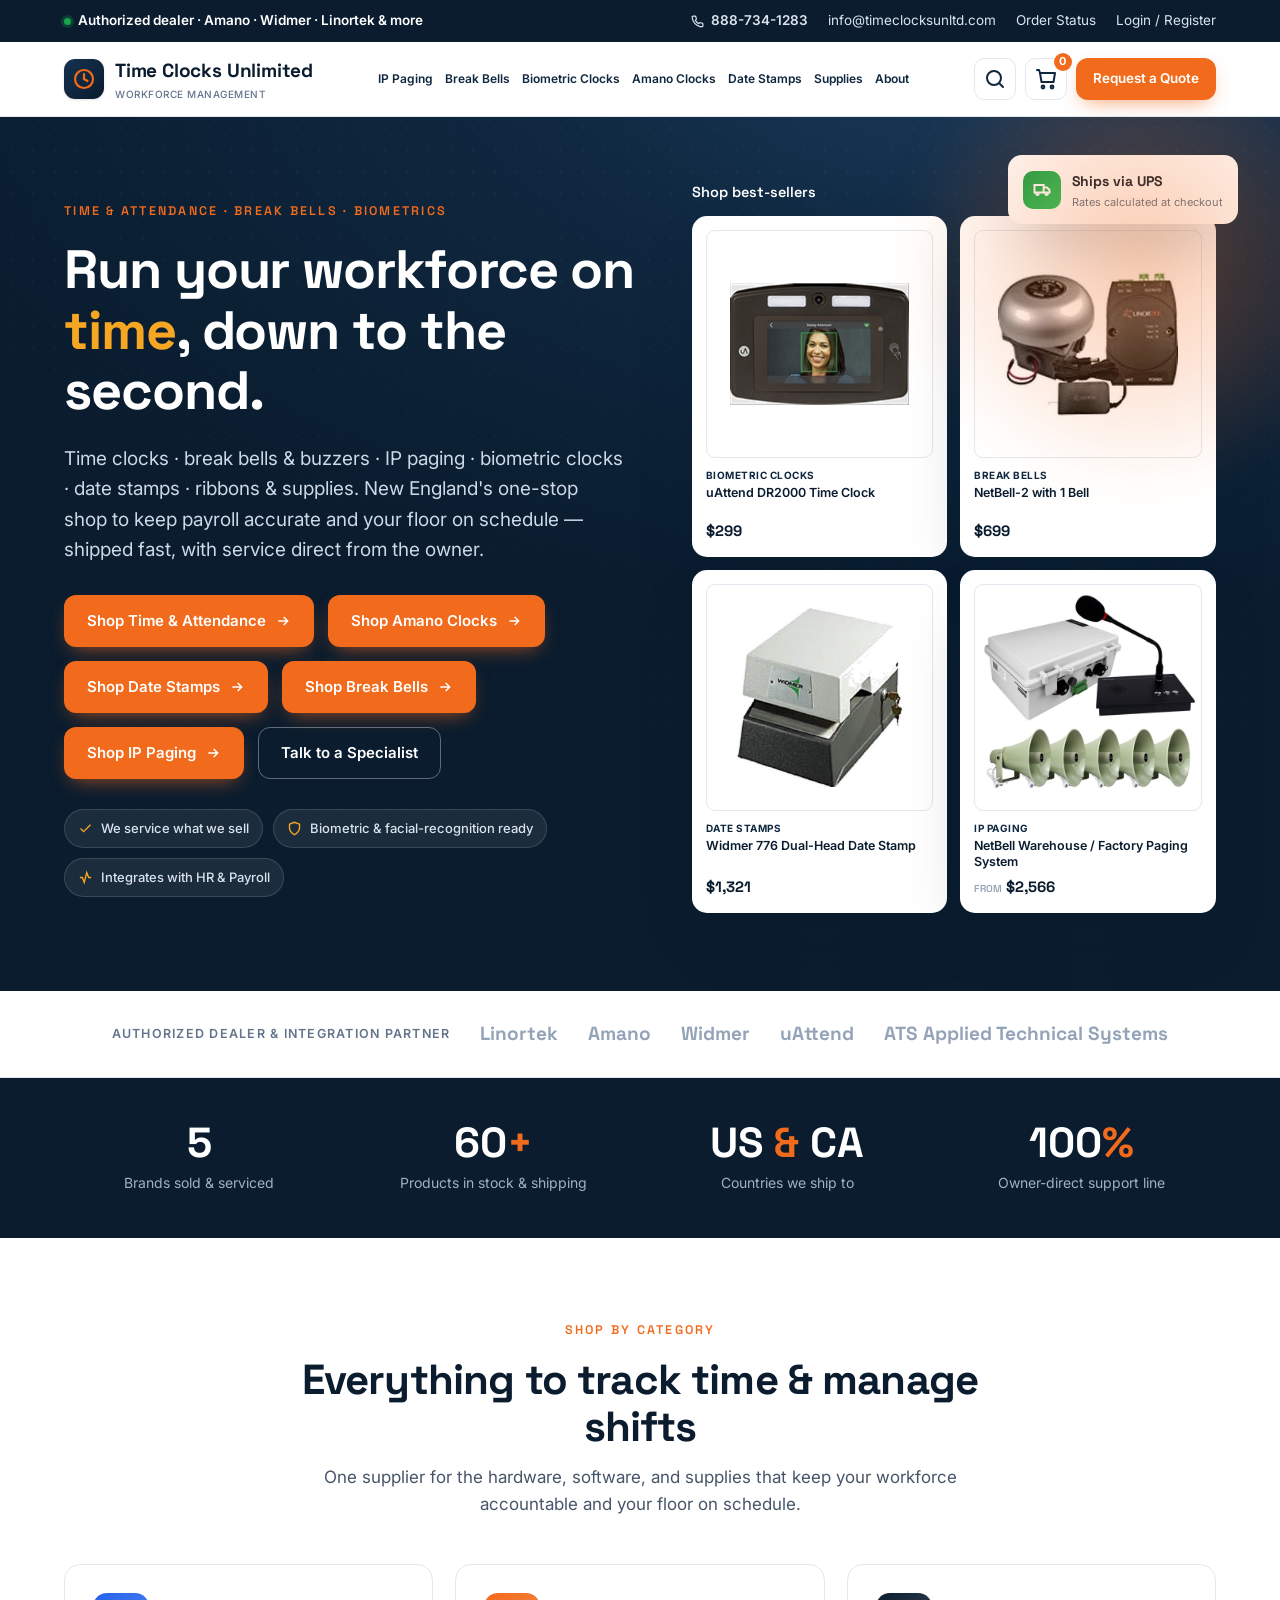
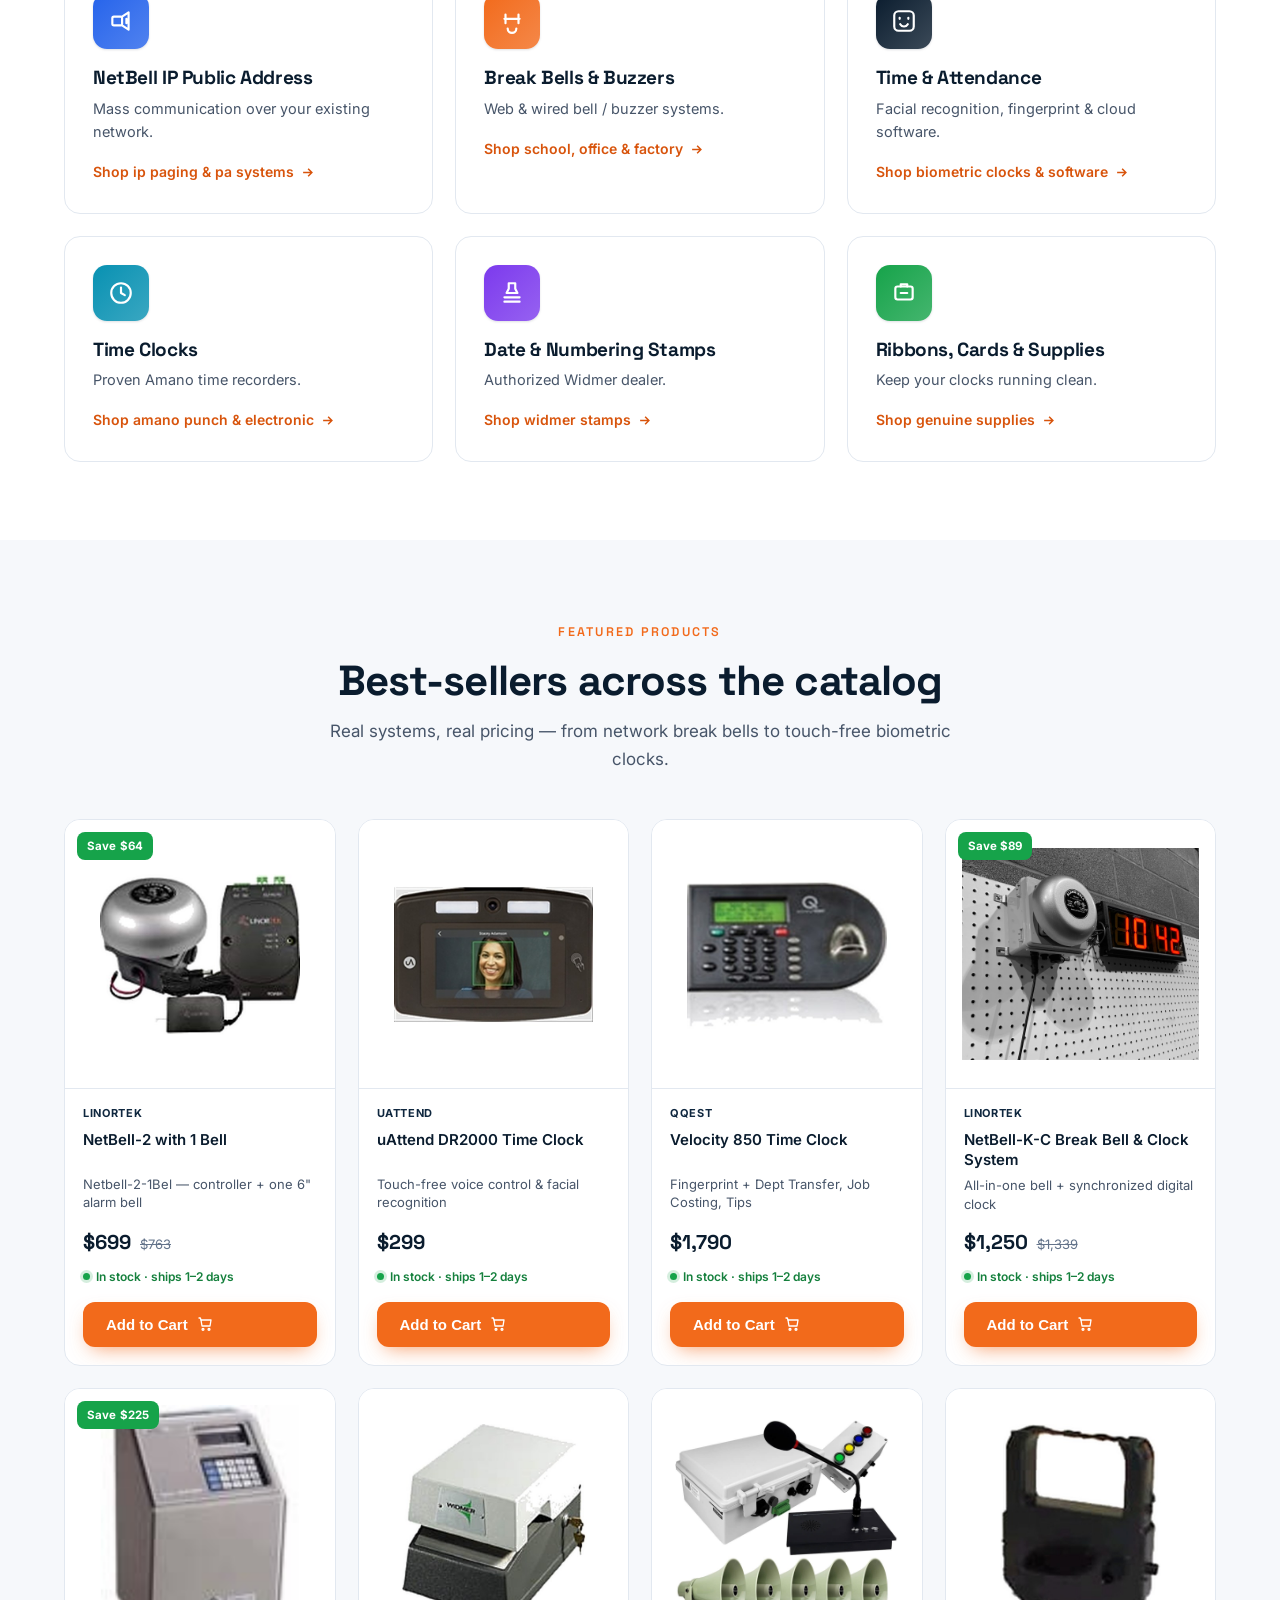
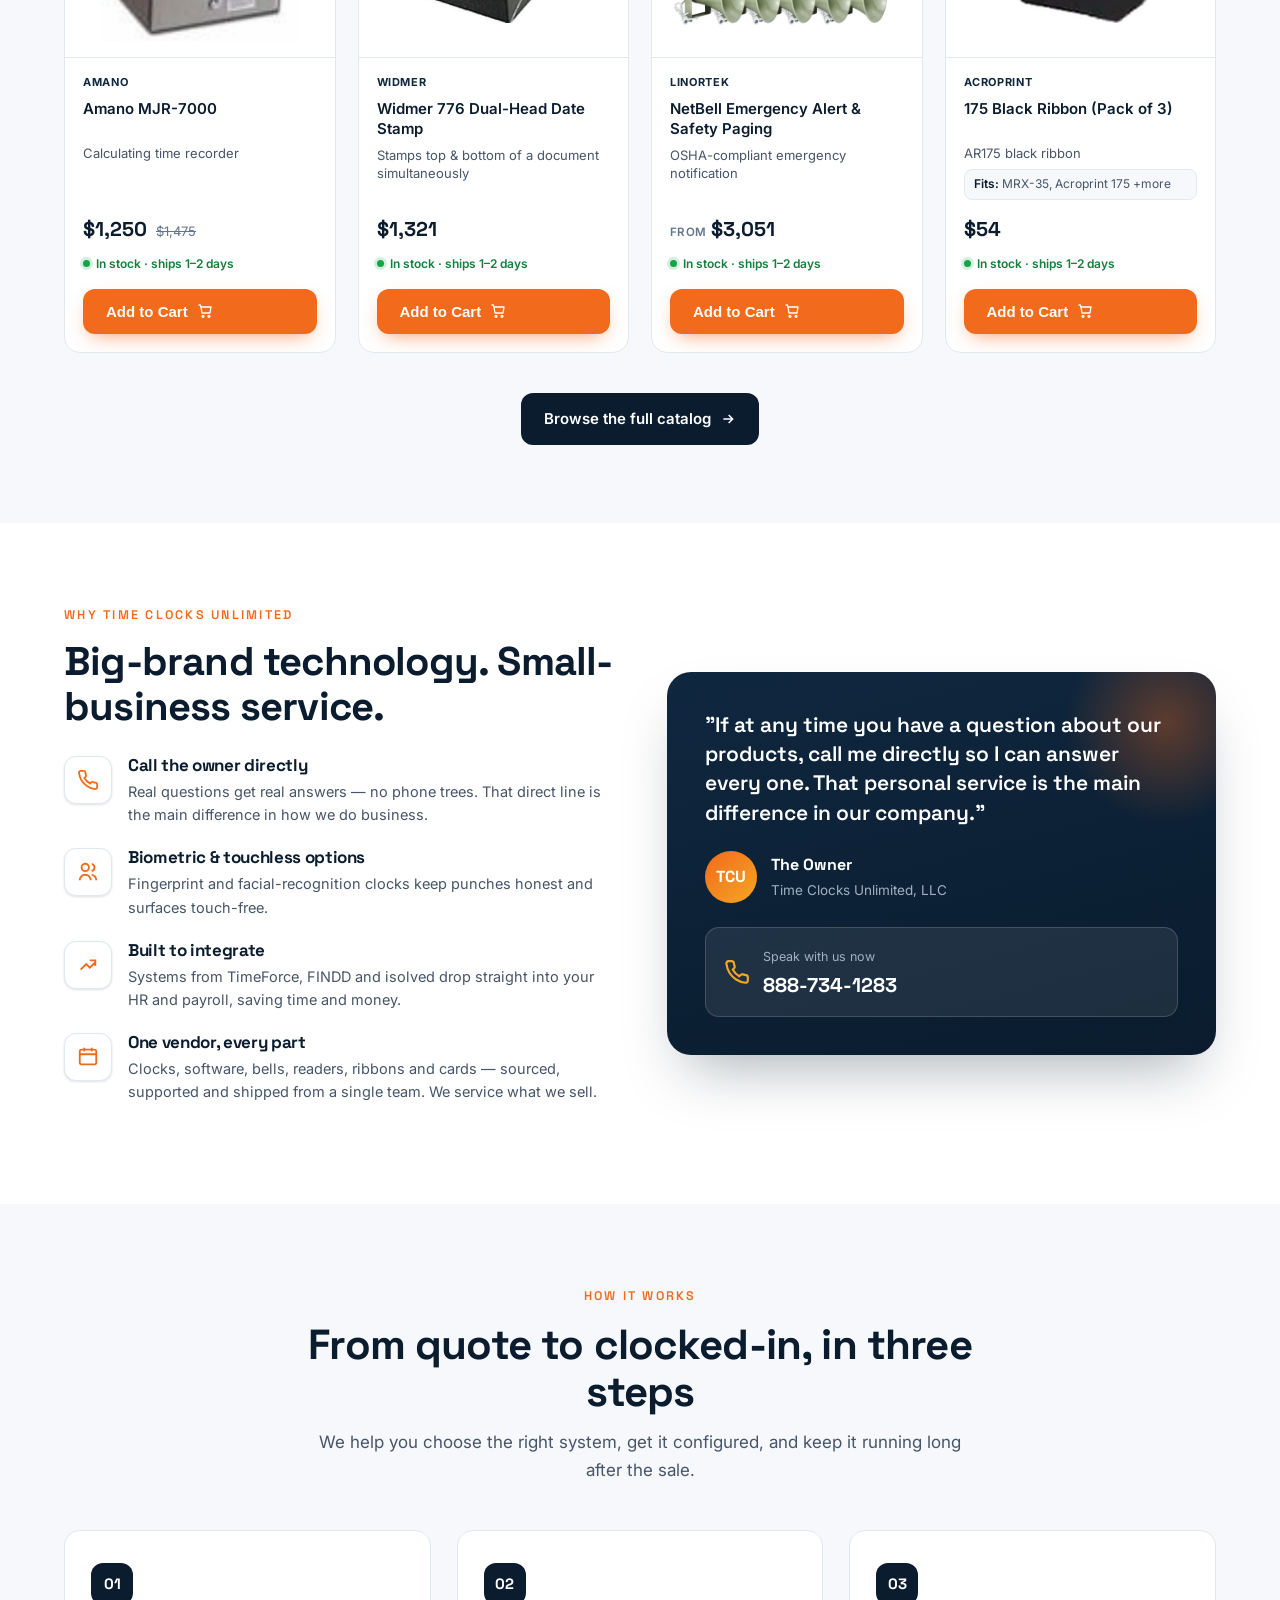
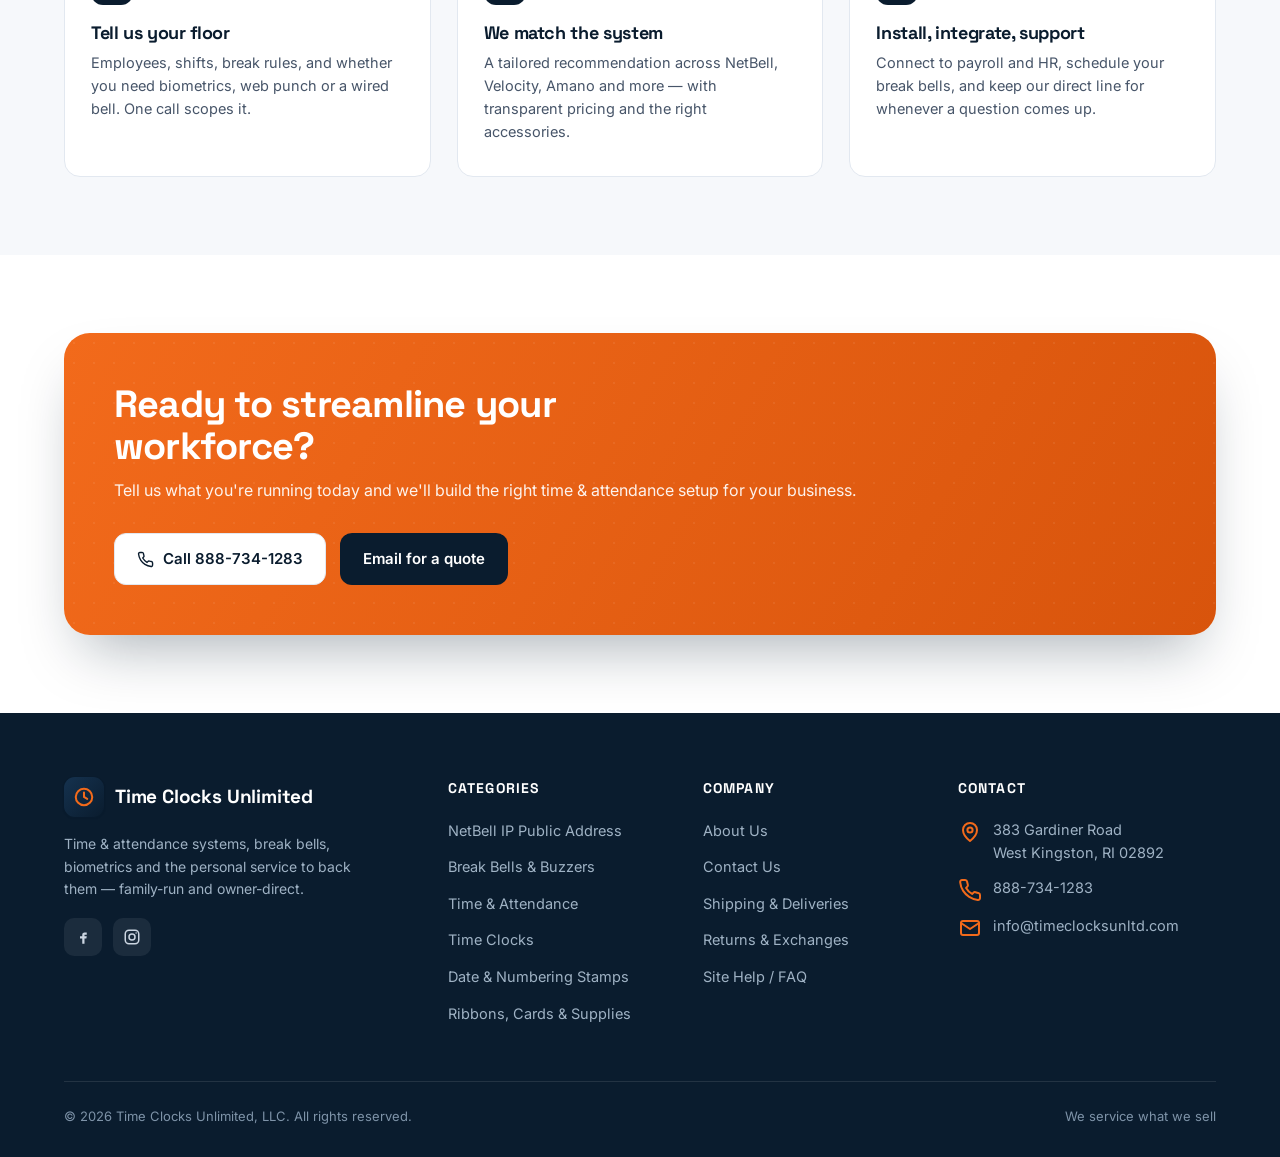
<file: index.html>
<!DOCTYPE html>
<html lang="en">
<head>
<meta charset="UTF-8" />
<meta name="viewport" content="width=device-width, initial-scale=1" />
<title>Time Clocks Unlimited, LLC — Time &amp; Attendance, Break Bells &amp; Workforce Management</title>
<meta name="description" content="Time clocks, time & attendance software, break bell & buzzer systems, biometric & facial-recognition solutions. Personal service direct from the owner. Call 888-734-1283." />
<meta name="robots" content="index, follow" />
<meta name="theme-color" content="#0a1c2e" />
<link rel="canonical" href="https://chrisp81588.github.io/timeclocks-unlimited-demo/" />
<link rel="icon" href="data:image/svg+xml,%3Csvg xmlns='http://www.w3.org/2000/svg' viewBox='0 0 24 24'%3E%3Crect width='24' height='24' rx='5' fill='%230a1c2e'/%3E%3Cg fill='none' stroke='%23f26a1b' stroke-width='2.2' stroke-linecap='round'%3E%3Ccircle cx='12' cy='12' r='7'/%3E%3Cpath d='M12 8v4l3 1.6'/%3E%3C/g%3E%3C/svg%3E" />
<meta property="og:type" content="website" />
<meta property="og:site_name" content="Time Clocks Unlimited, LLC" />
<meta property="og:title" content="Time Clocks Unlimited — Time & Attendance, Time Clocks & Break Bell Systems" />
<meta property="og:description" content="Time clocks, software, break bells & biometrics — with personal service direct from the owner." />
<meta property="og:url" content="https://chrisp81588.github.io/timeclocks-unlimited-demo/" />
<meta property="og:image" content="https://chrisp81588.github.io/timeclocks-unlimited-demo/og-image.png" />
<meta property="og:image:width" content="1200" /><meta property="og:image:height" content="630" />
<meta name="twitter:card" content="summary_large_image" />
<meta name="twitter:title" content="Time Clocks Unlimited — Time & Attendance & Break Bell Systems" />
<meta name="twitter:image" content="https://chrisp81588.github.io/timeclocks-unlimited-demo/og-image.png" />
<link rel="preconnect" href="https://fonts.googleapis.com" /><link rel="preconnect" href="https://fonts.gstatic.com" crossorigin />
<link href="https://fonts.googleapis.com/css2?family=Inter:wght@400;500;600;700&family=Space+Grotesk:wght@500;600;700&display=swap" rel="stylesheet" />
<link rel="stylesheet" href="styles.css" />
<script type="application/ld+json">
{
  "@context": "https://schema.org",
  "@type": "Store",
  "name": "Time Clocks Unlimited, LLC",
  "url": "https://chrisp81588.github.io/timeclocks-unlimited-demo/",
  "telephone": "+1-888-734-1283",
  "email": "info@timeclocksunltd.com",
  "address": {
    "@type": "PostalAddress",
    "streetAddress": "383 Gardiner Road",
    "addressLocality": "West Kingston",
    "addressRegion": "RI",
    "postalCode": "02892",
    "addressCountry": "US"
  },
  "areaServed": ["US", "CA"],
  "description": "Time clocks, time & attendance software, break bell & buzzer systems, biometric clocks, date stamps and supplies — personal service direct from the owner."
}
</script>
<script type="application/ld+json">
{
  "@context": "https://schema.org",
  "@type": "WebSite",
  "name": "Time Clocks Unlimited",
  "url": "https://chrisp81588.github.io/timeclocks-unlimited-demo/",
  "potentialAction": {
    "@type": "SearchAction",
    "target": "https://chrisp81588.github.io/timeclocks-unlimited-demo/search.html?q={search_term_string}",
    "query-input": "required name=search_term_string"
  }
}
</script>
<style>
  /* homepage-only sections */
  .hero{position:relative;background:radial-gradient(1200px 600px at 80% -10%,#1a3c5e 0%,var(--ink-2) 45%,var(--ink) 100%);color:#fff;overflow:hidden}
  .hero::before{content:"";position:absolute;inset:0;background-image:radial-gradient(rgba(255,255,255,.07) 1px,transparent 1px);background-size:22px 22px;opacity:.6;mask-image:linear-gradient(to bottom,#000,transparent 90%)}
  .hero::after{content:"";position:absolute;width:520px;height:520px;right:-120px;top:-120px;background:radial-gradient(circle,rgba(242,106,27,.35),transparent 65%);filter:blur(20px)}
  .hero .wrap{position:relative;display:grid;grid-template-columns:1.05fr .95fr;gap:48px;align-items:center;padding:64px 24px 78px}
  .hero h1{font-size:clamp(32px,4.4vw,54px);margin:18px 0 0}
  .hero h1 .hl{color:var(--amber);white-space:nowrap}
  .hero p.lead{font-size:clamp(16px,1.6vw,19px);color:#cdd9e6;max-width:560px;margin:22px 0 30px}
  .hero-cta{display:flex;gap:14px;flex-wrap:wrap}
  .trust-chips{display:flex;gap:10px;flex-wrap:wrap;margin-top:30px}
  .chip{display:inline-flex;align-items:center;gap:8px;font-size:13px;font-weight:500;color:#dbe4ee;background:rgba(255,255,255,.07);border:1px solid rgba(255,255,255,.14);padding:8px 13px;border-radius:999px}
  .chip svg{color:var(--amber)}
  .panel{background:linear-gradient(180deg,#fff,#f3f6fa);color:var(--ink);border-radius:20px;box-shadow:var(--shadow-lg);border:1px solid rgba(255,255,255,.7);overflow:hidden}
  .panel-top{display:flex;align-items:center;justify-content:space-between;padding:16px 18px;border-bottom:1px solid var(--line);background:#fff}
  .panel-top .ttl{font-family:'Space Grotesk';font-weight:600;font-size:14.5px;display:flex;align-items:center;gap:9px}
  .live{display:inline-flex;align-items:center;gap:7px;font-size:12px;font-weight:600;color:var(--green)}
  .live .dot{width:8px;height:8px;border-radius:50%;background:var(--green);animation:pulse 1.8s infinite}
  @keyframes pulse{0%{box-shadow:0 0 0 0 rgba(22,163,74,.5)}70%{box-shadow:0 0 0 9px rgba(22,163,74,0)}100%{box-shadow:0 0 0 0 rgba(22,163,74,0)}}
  .panel-body{padding:16px 18px;display:flex;flex-direction:column;gap:11px}
  .punch{display:flex;align-items:center;gap:12px;padding:11px 13px;border:1px solid var(--line);border-radius:12px;background:#fff}
  .avatar{width:36px;height:36px;border-radius:50%;display:grid;place-items:center;font-weight:700;font-size:13px;color:#fff;font-family:'Space Grotesk'}
  .punch .meta{flex:1;min-width:0}.punch .name{font-weight:600;font-size:14px}.punch .sub{font-size:12px;color:var(--slate-light)}
  .punch .tag{font-size:11.5px;font-weight:600;padding:4px 9px;border-radius:999px}
  .tag.in{background:#dcfce7;color:#15803d}.tag.out{background:#ffedd5;color:#c2410c}.tag.brk{background:#e0e7ff;color:#4338ca}
  .panel-foot{display:flex;border-top:1px solid var(--line)}
  .stat{flex:1;padding:14px 16px;text-align:center;border-right:1px solid var(--line)}.stat:last-child{border-right:0}
  .stat b{font-family:'Space Grotesk';display:block;font-size:22px}.stat span{font-size:11.5px;color:var(--slate-light);text-transform:uppercase;letter-spacing:.05em}
  .hero-visual{position:relative}
  .float-card{position:absolute;background:#fff;color:var(--ink);border-radius:14px;box-shadow:var(--shadow-lg);padding:12px 14px;display:flex;align-items:center;gap:11px;border:1px solid rgba(255,255,255,.6)}
  .float-card .ic{width:38px;height:38px;border-radius:10px;display:grid;place-items:center;color:#fff}
  .float-a{bottom:-26px;left:-28px;animation:bob 5s ease-in-out infinite}.float-b{top:-26px;right:-22px;animation:bob 6s ease-in-out infinite .8s}
  @keyframes bob{0%,100%{transform:translateY(0)}50%{transform:translateY(-9px)}}
  .float-card small{display:block;font-size:11px;color:var(--slate-light)}.float-card b{font-family:'Space Grotesk';font-size:14px}
  .hs-head{display:flex;justify-content:space-between;align-items:center;margin-bottom:12px}
  .hs-head>span{font-family:'Space Grotesk';font-weight:600;font-size:14.5px;color:#fff}
  .hs-head a{font-size:13px;font-weight:600;color:var(--amber)}
  .hs-head a:hover{color:#fff}
  .hero-showcase{display:grid;grid-template-columns:1fr 1fr;gap:13px}
  .hsp{background:#fff;border-radius:15px;padding:13px;box-shadow:var(--shadow-lg);border:1px solid rgba(255,255,255,.5);display:flex;flex-direction:column;transition:transform .2s,box-shadow .2s;color:var(--ink)}
  .hsp:hover{transform:translateY(-5px);box-shadow:0 36px 70px -22px rgba(8,18,30,.55)}
  .hsp .hsimg{aspect-ratio:4/3;display:grid;place-items:center;background:#fff;border-radius:9px;margin-bottom:9px;border:1px solid var(--line);padding:6px}
  .hsp .hsimg img{max-width:100%;max-height:100%;object-fit:contain}
  .hsp .hscat{font-size:10px;font-weight:700;text-transform:uppercase;letter-spacing:.05em;color:var(--ink-2)}
  .hsp .hsname{font-size:12.5px;font-weight:600;line-height:1.25;margin:2px 0 5px;display:-webkit-box;-webkit-line-clamp:2;-webkit-box-orient:vertical;overflow:hidden;min-height:2.3em}
  .hsp .hsprice{font-family:'Space Grotesk';font-weight:700;font-size:15px;margin-top:auto}
  @media(max-width:980px){.hero .wrap{grid-template-columns:1fr;gap:56px;padding:48px 24px 64px}.hero-visual{max-width:460px;margin:0 auto;width:100%}.float-a{left:0}.float-b{right:0}}
  @media(max-width:560px){.hero .float-card{display:none}.hero .wrap{padding:38px 20px 52px}}
  .brands{background:#fff;border-bottom:1px solid var(--line)}
  .brands .wrap{padding:28px 24px;display:flex;align-items:center;gap:14px 30px;flex-wrap:wrap;justify-content:center}
  .brands .lbl{font-size:12.5px;font-weight:600;letter-spacing:.1em;text-transform:uppercase;color:var(--slate-light)}
  .brand{font-family:'Space Grotesk';font-weight:700;font-size:19px;color:#94a3b8;transition:color .2s}.brand:hover{color:var(--ink)}
  .metrics{background:var(--ink);color:#fff}
  .metrics .wrap{display:grid;grid-template-columns:repeat(4,1fr);gap:24px;padding:44px 24px}
  .metric{text-align:center}.metric b{font-family:'Space Grotesk';font-size:clamp(28px,3.6vw,42px);display:block;line-height:1;white-space:nowrap}.metric b .u{color:var(--orange)}
  .metric > span{display:block;margin-top:8px;color:#9fb2c4;font-size:14px}
  @media(max-width:680px){.metrics .wrap{grid-template-columns:repeat(2,1fr);gap:30px 16px}}
  .why{display:grid;grid-template-columns:1fr 1fr;gap:54px;align-items:center}
  .why .feat{display:flex;gap:16px;margin-bottom:22px}
  .why .feat .ic{width:48px;height:48px;border-radius:12px;background:#fff;border:1px solid var(--line);display:grid;place-items:center;color:var(--orange);flex:none;box-shadow:var(--shadow-sm)}
  .why .feat h4{font-size:17px;margin-bottom:5px}.why .feat p{color:var(--slate);font-size:14.5px}
  .owner-card{background:linear-gradient(165deg,var(--ink-2),var(--ink));color:#fff;border-radius:24px;padding:38px;position:relative;overflow:hidden;box-shadow:var(--shadow-lg)}
  .owner-card::before{content:"";position:absolute;right:-60px;top:-60px;width:220px;height:220px;border-radius:50%;background:radial-gradient(circle,rgba(242,106,27,.35),transparent 65%)}
  .owner-card .quote{font-family:'Space Grotesk';font-size:21px;line-height:1.4;font-weight:600;position:relative;margin-bottom:24px}
  .owner-card .who{display:flex;align-items:center;gap:14px;position:relative}
  .owner-card .av{width:52px;height:52px;border-radius:50%;background:linear-gradient(135deg,var(--orange),var(--amber));display:grid;place-items:center;font-family:'Space Grotesk';font-weight:700}
  .owner-card .phone-cta{margin-top:24px;display:flex;align-items:center;gap:13px;background:rgba(255,255,255,.08);border:1px solid rgba(255,255,255,.16);border-radius:14px;padding:15px 18px;position:relative}
  .owner-card .phone-cta b{font-family:'Space Grotesk';font-size:20px;display:block}.owner-card .phone-cta small{color:#9fb2c4;font-size:12.5px}
  @media(max-width:880px){.why{grid-template-columns:1fr;gap:36px}}
  .steps{display:grid;grid-template-columns:repeat(3,1fr);gap:26px;counter-reset:step}
  .step{position:relative;padding:32px 26px;background:#fff;border:1px solid var(--line);border-radius:var(--radius)}
  .step .num{counter-increment:step;font-family:'Space Grotesk';font-weight:700;font-size:15px;width:42px;height:42px;border-radius:12px;background:var(--ink);color:#fff;display:grid;place-items:center;margin-bottom:18px}
  .step .num::before{content:"0" counter(step)}.step h4{font-size:18px;margin-bottom:8px}.step p{color:var(--slate);font-size:14.5px}
  @media(max-width:820px){.steps{grid-template-columns:1fr}}
  .cta-band{background:linear-gradient(120deg,var(--orange),var(--orange-dark));color:#fff;border-radius:26px;padding:50px;display:flex;align-items:center;justify-content:space-between;gap:30px;flex-wrap:wrap;position:relative;overflow:hidden;box-shadow:var(--shadow-lg)}
  .cta-band::before{content:"";position:absolute;inset:0;background-image:radial-gradient(rgba(255,255,255,.16) 1px,transparent 1px);background-size:20px 20px;opacity:.4}
  .cta-band h2{font-size:clamp(26px,3vw,38px);position:relative;max-width:620px}.cta-band p{position:relative;color:rgba(255,255,255,.92);margin-top:10px}
  .cta-band .acts{position:relative;display:flex;gap:14px;flex-wrap:wrap}
  @media(max-width:680px){.cta-band{padding:34px 24px;border-radius:20px;flex-direction:column;align-items:flex-start}.cta-band .acts{width:100%}.cta-band .acts .btn{flex:1;justify-content:center}.owner-card{padding:28px 22px}}
</style>
</head>
<body>

<!-- Hero -->
<section class="hero">
  <div class="wrap">
    <div>
      <span class="eyebrow">Time &amp; Attendance · Break Bells · Biometrics</span>
      <h1>Run your workforce on <span class="hl">time</span>, down to the second.</h1>
      <p class="lead">Time clocks · break bells &amp; buzzers · IP paging · biometric clocks · date stamps · ribbons &amp; supplies. New England's one-stop shop to keep payroll accurate and your floor on schedule — shipped fast, with service direct from the owner.</p>
      <div class="hero-cta">
        <a href="category.html?cat=software" class="btn btn-primary">Shop Time &amp; Attendance <svg width="16" height="16" viewBox="0 0 24 24" fill="none" stroke="currentColor" stroke-width="2.2"><path d="M5 12h14M13 6l6 6-6 6"/></svg></a>
        <a href="category.html?cat=time-clocks" class="btn btn-primary">Shop Amano Clocks <svg width="16" height="16" viewBox="0 0 24 24" fill="none" stroke="currentColor" stroke-width="2.2"><path d="M5 12h14M13 6l6 6-6 6"/></svg></a>
        <a href="category.html?cat=date-stamps" class="btn btn-primary">Shop Date Stamps <svg width="16" height="16" viewBox="0 0 24 24" fill="none" stroke="currentColor" stroke-width="2.2"><path d="M5 12h14M13 6l6 6-6 6"/></svg></a>
        <a href="category.html?cat=break-bells" class="btn btn-primary">Shop Break Bells <svg width="16" height="16" viewBox="0 0 24 24" fill="none" stroke="currentColor" stroke-width="2.2"><path d="M5 12h14M13 6l6 6-6 6"/></svg></a>
        <a href="category.html?cat=netbell-pa" class="btn btn-primary">Shop IP Paging <svg width="16" height="16" viewBox="0 0 24 24" fill="none" stroke="currentColor" stroke-width="2.2"><path d="M5 12h14M13 6l6 6-6 6"/></svg></a>
        <a href="#contact" class="btn btn-ghost">Talk to a Specialist</a>
      </div>
      <div class="trust-chips">
        <span class="chip"><svg width="15" height="15" viewBox="0 0 24 24" fill="none" stroke="currentColor" stroke-width="2.2"><path d="M20 6 9 17l-5-5"/></svg> We service what we sell</span>
        <span class="chip"><svg width="15" height="15" viewBox="0 0 24 24" fill="none" stroke="currentColor" stroke-width="2.2"><path d="M12 2 4 5v6c0 5 3.5 8 8 11 4.5-3 8-6 8-11V5z"/></svg> Biometric &amp; facial-recognition ready</span>
        <span class="chip"><svg width="15" height="15" viewBox="0 0 24 24" fill="none" stroke="currentColor" stroke-width="2.2"><path d="M3 12h4l3 8 4-16 3 8h4"/></svg> Integrates with HR &amp; Payroll</span>
      </div>
    </div>
    <div class="hero-visual">
      <div class="hs-head"><span>Shop best-sellers</span><a href="category.html?cat=break-bells">View all products →</a></div>
      <div class="hero-showcase" id="heroShowcase"></div>
      <div class="float-card float-b"><span class="ic" style="background:linear-gradient(135deg,#16a34a,#22c55e)"><svg width="20" height="20" viewBox="0 0 24 24" fill="none" stroke="#fff" stroke-width="2.4"><path d="M3 6h11v9H3zM14 9h4l3 3v3h-7M6.5 18a1.5 1.5 0 1 0 0-3 1.5 1.5 0 0 0 0 3zM17.5 18a1.5 1.5 0 1 0 0-3 1.5 1.5 0 0 0 0 3z"/></svg></span><span><b>Ships via UPS</b><small>Rates calculated at checkout</small></span></div>
    </div>
  </div>
</section>

<!-- Brand strip -->
<div class="brands"><div class="wrap">
  <span class="lbl">Authorized dealer &amp; integration partner</span>
  <span class="brand">Linortek</span><span class="brand">Amano</span><span class="brand">Widmer</span><span class="brand">uAttend</span><span class="brand">ATS Applied Technical Systems</span>
</div></div>

<!-- Metrics -->
<div class="metrics"><div class="wrap">
  <div class="metric reveal"><b>5</b><span>Brands sold &amp; serviced</span></div>
  <div class="metric reveal"><b>60<span class="u">+</span></b><span>Products in stock &amp; shipping</span></div>
  <div class="metric reveal"><b>US <span class="u">&amp;</span> CA</b><span>Countries we ship to</span></div>
  <div class="metric reveal"><b>100<span class="u">%</span></b><span>Owner-direct support line</span></div>
</div></div>

<!-- Categories -->
<section class="block" id="categories"><div class="wrap">
  <div class="sec-head reveal"><span class="eyebrow">Shop by Category</span><h2>Everything to track time &amp; manage shifts</h2><p>One supplier for the hardware, software, and supplies that keep your workforce accountable and your floor on schedule.</p></div>
  <div class="cat-grid" id="catGrid"></div>
</div></section>

<!-- Featured products -->
<section class="block" id="products" style="background:var(--bg)"><div class="wrap">
  <div class="sec-head reveal"><span class="eyebrow">Featured Products</span><h2>Best-sellers across the catalog</h2><p>Real systems, real pricing — from network break bells to touch-free biometric clocks.</p></div>
  <div class="prod-grid" id="featGrid"></div>
  <div style="text-align:center;margin-top:40px" class="reveal"><a href="category.html?cat=break-bells" class="btn btn-dark">Browse the full catalog <svg width="16" height="16" viewBox="0 0 24 24" fill="none" stroke="currentColor" stroke-width="2.2"><path d="M5 12h14M13 6l6 6-6 6"/></svg></a></div>
</div></section>

<!-- Why us -->
<section class="block" id="why"><div class="wrap why">
  <div class="reveal">
    <span class="eyebrow">Why Time Clocks Unlimited</span>
    <h2 style="font-size:clamp(28px,3.2vw,40px);margin:14px 0 26px">Big-brand technology. Small-business service.</h2>
    <div class="feat"><span class="ic"><svg width="22" height="22" viewBox="0 0 24 24" fill="none" stroke="currentColor" stroke-width="2"><path d="M22 16.9v3a2 2 0 0 1-2.2 2 19.8 19.8 0 0 1-8.6-3 19.5 19.5 0 0 1-6-6 19.8 19.8 0 0 1-3-8.6A2 2 0 0 1 4.1 2h3a2 2 0 0 1 2 1.7c.1 1 .4 1.9.7 2.8a2 2 0 0 1-.5 2.1L8.1 9.9a16 16 0 0 0 6 6l1.3-1.2a2 2 0 0 1 2.1-.5c.9.3 1.8.6 2.8.7a2 2 0 0 1 1.7 2z"/></svg></span><div><h4>Call the owner directly</h4><p>Real questions get real answers — no phone trees. That direct line is the main difference in how we do business.</p></div></div>
    <div class="feat"><span class="ic"><svg width="22" height="22" viewBox="0 0 24 24" fill="none" stroke="currentColor" stroke-width="2"><path d="M9 11a4 4 0 1 0 0-8 4 4 0 0 0 0 8zM3 21a6 6 0 0 1 12 0M16 3.1a4 4 0 0 1 0 7.8M21 21a6 6 0 0 0-5-5.9"/></svg></span><div><h4>Biometric &amp; touchless options</h4><p>Fingerprint and facial-recognition clocks keep punches honest and surfaces touch-free.</p></div></div>
    <div class="feat"><span class="ic"><svg width="22" height="22" viewBox="0 0 24 24" fill="none" stroke="currentColor" stroke-width="2"><path d="M4 17l6-6 4 4 6-6M14 7h6v6"/></svg></span><div><h4>Built to integrate</h4><p>Systems from TimeForce, FINDD and isolved drop straight into your HR and payroll, saving time and money.</p></div></div>
    <div class="feat"><span class="ic"><svg width="22" height="22" viewBox="0 0 24 24" fill="none" stroke="currentColor" stroke-width="2"><rect x="3" y="4" width="18" height="16" rx="2"/><path d="M3 9h18M8 2v4M16 2v4"/></svg></span><div><h4>One vendor, every part</h4><p>Clocks, software, bells, readers, ribbons and cards — sourced, supported and shipped from a single team. We service what we sell.</p></div></div>
  </div>
  <div class="owner-card reveal">
    <p class="quote">"If at any time you have a question about our products, call me directly so I can answer every one. That personal service is the main difference in our company."</p>
    <div class="who"><span class="av">TCU</span><div><b style="color:#fff;font-family:'Space Grotesk'">The Owner</b><br><span style="color:#9fb2c4;font-size:13.5px">Time Clocks Unlimited, LLC</span></div></div>
    <a href="tel:8887341283" class="phone-cta"><svg width="26" height="26" viewBox="0 0 24 24" fill="none" stroke="#f5a623" stroke-width="2"><path d="M22 16.9v3a2 2 0 0 1-2.2 2 19.8 19.8 0 0 1-8.6-3 19.5 19.5 0 0 1-6-6 19.8 19.8 0 0 1-3-8.6A2 2 0 0 1 4.1 2h3a2 2 0 0 1 2 1.7c.1 1 .4 1.9.7 2.8a2 2 0 0 1-.5 2.1L8.1 9.9a16 16 0 0 0 6 6l1.3-1.2a2 2 0 0 1 2.1-.5c.9.3 1.8.6 2.8.7a2 2 0 0 1 1.7 2z"/></svg><span><small>Speak with us now</small><b>888-734-1283</b></span></a>
  </div>
</div></section>

<!-- How it works -->
<section class="block" style="background:var(--bg)"><div class="wrap">
  <div class="sec-head reveal"><span class="eyebrow">How it works</span><h2>From quote to clocked-in, in three steps</h2><p>We help you choose the right system, get it configured, and keep it running long after the sale.</p></div>
  <div class="steps">
    <div class="step reveal"><span class="num"></span><h4>Tell us your floor</h4><p>Employees, shifts, break rules, and whether you need biometrics, web punch or a wired bell. One call scopes it.</p></div>
    <div class="step reveal"><span class="num"></span><h4>We match the system</h4><p>A tailored recommendation across NetBell, Velocity, Amano and more — with transparent pricing and the right accessories.</p></div>
    <div class="step reveal"><span class="num"></span><h4>Install, integrate, support</h4><p>Connect to payroll and HR, schedule your break bells, and keep our direct line for whenever a question comes up.</p></div>
  </div>
</div></section>

<!-- CTA -->
<section class="block" id="contact"><div class="wrap">
  <div class="cta-band reveal">
    <div><h2>Ready to streamline your workforce?</h2><p>Tell us what you're running today and we'll build the right time &amp; attendance setup for your business.</p></div>
    <div class="acts">
      <a href="tel:8887341283" class="btn btn-light"><svg width="17" height="17" viewBox="0 0 24 24" fill="none" stroke="currentColor" stroke-width="2"><path d="M22 16.9v3a2 2 0 0 1-2.2 2 19.8 19.8 0 0 1-8.6-3 19.5 19.5 0 0 1-6-6 19.8 19.8 0 0 1-3-8.6A2 2 0 0 1 4.1 2h3a2 2 0 0 1 2 1.7c.1 1 .4 1.9.7 2.8a2 2 0 0 1-.5 2.1L8.1 9.9a16 16 0 0 0 6 6l1.3-1.2a2 2 0 0 1 2.1-.5c.9.3 1.8.6 2.8.7a2 2 0 0 1 1.7 2z"/></svg> Call 888-734-1283</a>
      <a href="mailto:info@timeclocksunltd.com" class="btn btn-dark">Email for a quote</a>
    </div>
  </div>
</div></section>

<script src="catalog.js"></script>
<script src="site.js"></script>
<script>
  // hero showcase — real best-sellers spanning the catalog (clock · bell · stamp · paging)
  const HERO_SKUS=['DR2000','01-910-00025','776','01-910-00057'];
  document.getElementById('heroShowcase').innerHTML = HERO_SKUS.map(id=>getProduct(id)).filter(Boolean).map(p=>{
    const cat=getCat(p.cat)||{};
    return `<a class="hsp" href="product.html?sku=${encodeURIComponent(p.id)}">
      <div class="hsimg"><img src="${p.img}" alt="${p.name}" loading="lazy" onerror="this.onerror=null;this.src='assets/placeholder.svg'"/></div>
      <span class="hscat">${cat.nav||p.brand||''}</span>
      <span class="hsname">${p.name}</span>
      <span class="hsprice">${p.options?'<span style="font-size:10px;font-weight:600;color:#94a3b8;text-transform:uppercase;letter-spacing:.03em">From</span> ':''}${fmt(p.price)}</span>
    </a>`;
  }).join('');

  // categories grid (hidden categories excluded)
  document.getElementById('catGrid').innerHTML = CATEGORIES.filter(c=>!c.hidden).map(c=>`
    <a class="cat-card reveal" href="category.html?cat=${c.id}">
      <span class="ic" style="background:linear-gradient(135deg,${c.color},${c.color}cc)">${icon(c.icon,'#fff').replace('width="24" height="24"','width="26" height="26"')}</span>
      <h3>${c.name}</h3>
      <p>${c.tagline}.</p>
      <span class="more">Shop ${c.short.toLowerCase()} <svg width="15" height="15" viewBox="0 0 24 24" fill="none" stroke="currentColor" stroke-width="2.4"><path d="M5 12h14M13 6l6 6-6 6"/></svg></span>
    </a>`).join('');

  // featured products (curated mix)
  const FEAT=['01-910-00025','DR2000','V850','_01-910-00005','MJR-7000-1167','776','01-910-00137','AR175'];
  document.getElementById('featGrid').innerHTML = FEAT.map(id=>getProduct(id)).filter(Boolean).map(cardHTML).join('');

  // reveal for injected
  const io=new IntersectionObserver(es=>es.forEach(e=>{if(e.isIntersecting){e.target.classList.add('in');io.unobserve(e.target);}}),{threshold:.12});
  document.querySelectorAll('.reveal').forEach(el=>io.observe(el));
</script>
</body>
</html>
</file>
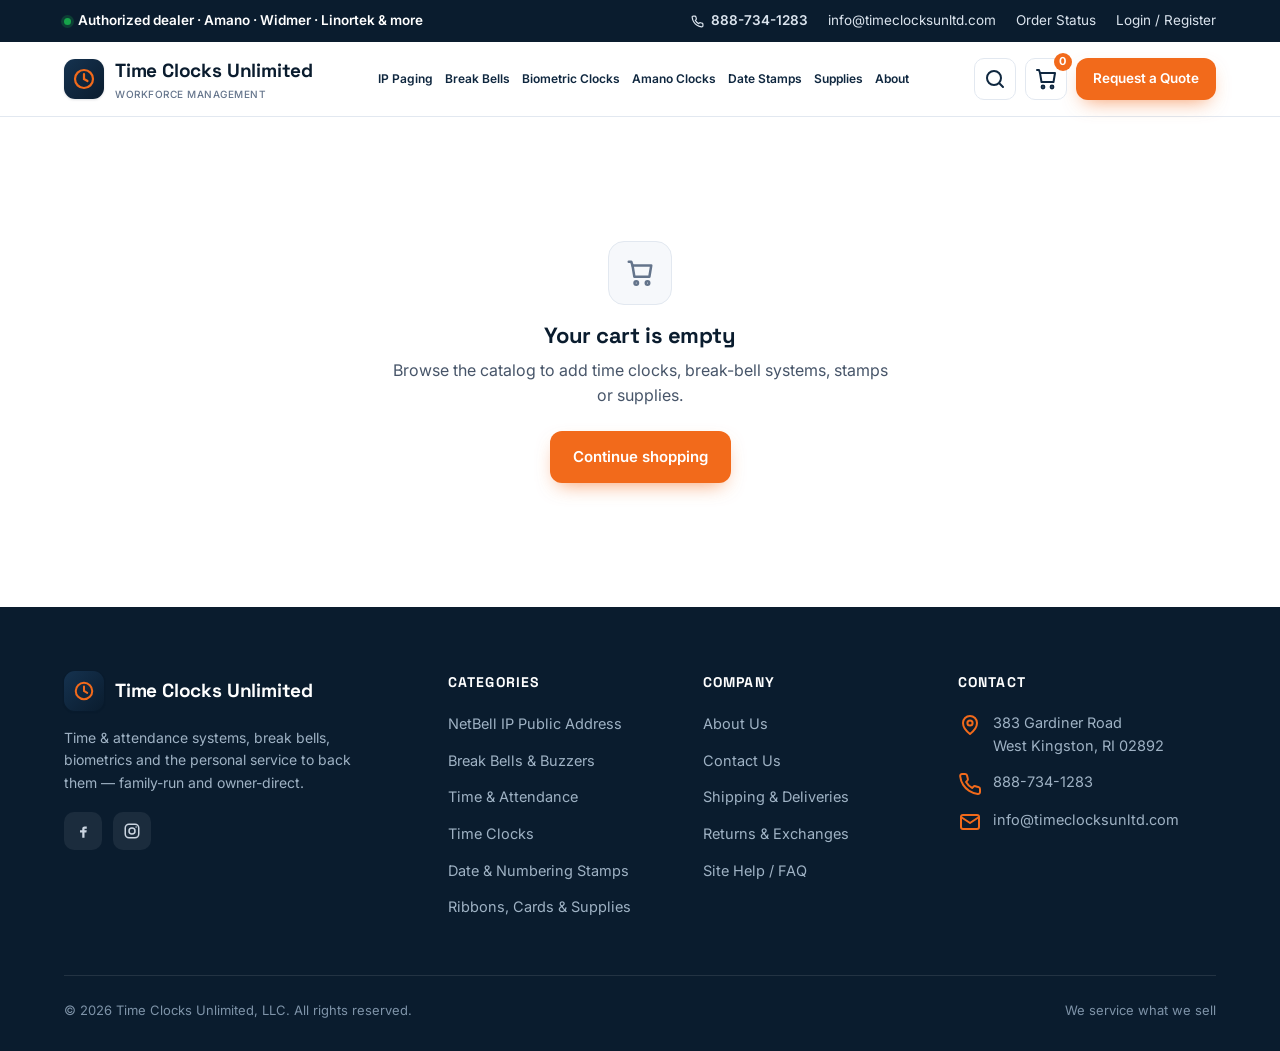
<file: cart.html>
<!DOCTYPE html>
<html lang="en">
<head>
<meta charset="UTF-8" />
<meta name="viewport" content="width=device-width, initial-scale=1" />
<title>Your Cart — Time Clocks Unlimited</title>
<meta name="robots" content="noindex" />
<meta name="theme-color" content="#0a1c2e" />
<link rel="icon" href="data:image/svg+xml,%3Csvg xmlns='http://www.w3.org/2000/svg' viewBox='0 0 24 24'%3E%3Crect width='24' height='24' rx='5' fill='%230a1c2e'/%3E%3Cg fill='none' stroke='%23f26a1b' stroke-width='2.2' stroke-linecap='round'%3E%3Ccircle cx='12' cy='12' r='7'/%3E%3Cpath d='M12 8v4l3 1.6'/%3E%3C/g%3E%3C/svg%3E" />
<link rel="preconnect" href="https://fonts.googleapis.com" /><link rel="preconnect" href="https://fonts.gstatic.com" crossorigin />
<link href="https://fonts.googleapis.com/css2?family=Inter:wght@400;500;600;700&family=Space+Grotesk:wght@500;600;700&display=swap" rel="stylesheet" />
<link rel="stylesheet" href="styles.css" />
</head>
<body>
<main id="main"></main>
<script src="catalog.js"></script>
<script src="site.js"></script>
<script>
document.addEventListener('DOMContentLoaded', function(){
  const main=document.getElementById('main');

  function lineItems(){ return window.Cart.get().map(i=>({...i, p:getProduct(i.sku)})).filter(x=>x.p); }
  function subtotal(items){ return items.reduce((s,x)=>s+window.Cart.unitPrice(x)*x.qty,0); }

  function render(){
    const items=lineItems();
    if(!items.length){
      main.innerHTML=`<section class="block"><div class="wrap"><div class="empty-state">
        <span class="ei">${icon('cart','currentColor').replace('width="24" height="24"','width="30" height="30"')}</span>
        <h3>Your cart is empty</h3>
        <p>Browse the catalog to add time clocks, break-bell systems, stamps or supplies.</p>
        <a href="index.html" class="btn btn-primary">Continue shopping</a>
      </div></div></section>`;
      return;
    }
    const sub=subtotal(items), count=items.reduce((n,x)=>n+x.qty,0);
    const rows=items.map(x=>{
      const up=window.Cart.unitPrice(x), lid=window.Cart.lineId(x);
      const optLbl=(x.opt&&x.opt.label)?`<div class="ci-opt">${x.p.options?x.p.options.label:'Option'}: <b>${x.opt.label}</b></div>`:'';
      return `
      <div class="cart-item" data-lid="${lid}">
        <div class="ci-img"><img src="${x.p.img}" alt="${x.p.name}"/></div>
        <div class="ci-mid">
          <div class="ci-name"><a href="product.html?sku=${encodeURIComponent(x.p.id)}">${x.p.name}</a></div>
          <div class="ci-model">${x.p.brand||x.p.sub||''}${x.p.model?' · '+x.p.model:''}</div>
          ${optLbl}
          <div class="ci-price">${fmt(up)} <span style="font-weight:400;color:var(--slate-light);font-size:12px">each</span></div>
          <div class="qty"><button data-dec aria-label="Decrease">−</button><span>${x.qty}</span><button data-inc aria-label="Increase">+</button></div>
        </div>
        <div class="ci-right">
          <div class="ci-line">${fmt(up*x.qty)}</div>
          <button class="ci-remove" data-remove>✕ Remove</button>
        </div>
      </div>`;}).join('');

    main.innerHTML=`
    <div class="wrap">
      <div class="crumb"><a href="index.html">Home</a> › <span>Cart</span></div>
      <h1 style="font-size:clamp(26px,3.4vw,38px);margin:6px 0 22px">Your Cart <span style="color:var(--slate-light);font-weight:500;font-size:.6em">(${count} item${count===1?'':'s'})</span></h1>
      <div class="cart-wrap">
        <div class="cart-list">${rows}
          <a href="index.html" style="font-size:14px;color:var(--orange-dark);font-weight:600;display:inline-flex;align-items:center;gap:6px;margin-top:6px">${icon('arrow').replace('width="24" height="24"','width="15" height="15"').replace('M5 12h14M13 6l6 6-6 6','M19 12H5M11 6l-6 6 6 6')} Continue shopping</a>
        </div>
        <div class="summary">
          <h3>Order Summary</h3>
          <div class="ln"><span>Subtotal</span><span>${fmt(sub)}</span></div>
          <div class="ln"><span>Shipping</span><span>Calculated at checkout (UPS)</span></div>
          <div class="ln total"><span>Total</span><span>${fmt(sub)}</span></div>
          <form class="checkout-form" id="coForm" novalidate>
            <div><label>First name</label><input name="fn" required></div>
            <div><label>Last name</label><input name="ln" required></div>
            <div class="full"><label>Business email</label><input type="email" name="email" required></div>
            <div><label>Phone</label><input type="tel" name="phone"></div>
            <div><label>Company</label><input name="company"></div>
            <div class="full"><label>Shipping address</label><input name="addr" placeholder="Street, City, State, ZIP"></div>
            <button class="btn btn-primary full" type="submit" style="margin-top:4px;justify-content:center">Place Order · ${fmt(sub)}</button>
          </form>
          <p class="demo-note">🔒 Demo checkout — this is a redesign concept; no payment is processed and no order is placed. Questions? Call 888-734-1283.</p>
        </div>
      </div>
    </div>
    <div style="height:60px"></div>`;

    document.getElementById('coForm').addEventListener('submit',e=>{
      e.preventDefault();
      const f=e.target;
      if(!f.fn.value.trim()||!f.ln.value.trim()||!f.email.value.trim()){ f.querySelector('input:invalid,[required]')?.focus(); alert('Please fill in your name and email.'); return; }
      const ord = 'TCU-' + Math.floor(100000 + Math.random()*900000);
      const name = f.fn.value.trim();
      window.Cart.clear();
      main.innerHTML=`<section class="block"><div class="wrap"><div class="empty-state" style="max-width:600px">
        <span class="ei" style="background:#dcfce7;border-color:#bbf7d0;color:#16a34a">${icon('check','#16a34a').replace('width="24" height="24"','width="32" height="32"')}</span>
        <h3>Thanks, ${name}! Your order is in.</h3>
        <p>Order <b>${ord}</b> · total ${fmt(sub)}. A specialist will confirm details and shipping shortly. <br><span style="font-size:13px;color:var(--slate-light)">(Demo confirmation — no real order was placed or charged.)</span></p>
        <div style="display:flex;gap:12px;justify-content:center;flex-wrap:wrap">
          <a href="index.html" class="btn btn-primary">Continue shopping</a>
          <a href="tel:8887341283" class="btn btn-light">${icon('phone').replace('width="24" height="24"','width="16" height="16"')} Call us</a>
        </div>
      </div></div></section>`;
      window.scrollTo(0,0);
    });
  }

  // qty / remove delegation (keyed by line id so option variants are independent)
  main.addEventListener('click',e=>{
    const item=e.target.closest('.cart-item'); if(!item)return;
    const lid=item.getAttribute('data-lid');
    const cur=window.Cart.get().find(i=>window.Cart.lineId(i)===lid); if(!cur)return;
    if(e.target.closest('[data-inc]')) window.Cart.setQty(lid,cur.qty+1);
    else if(e.target.closest('[data-dec]')) window.Cart.setQty(lid,cur.qty-1);
    else if(e.target.closest('[data-remove]')) window.Cart.remove(lid);
  });
  window.addEventListener('cartchange',render);
  render();
});
</script>
</body>
</html>
</file>
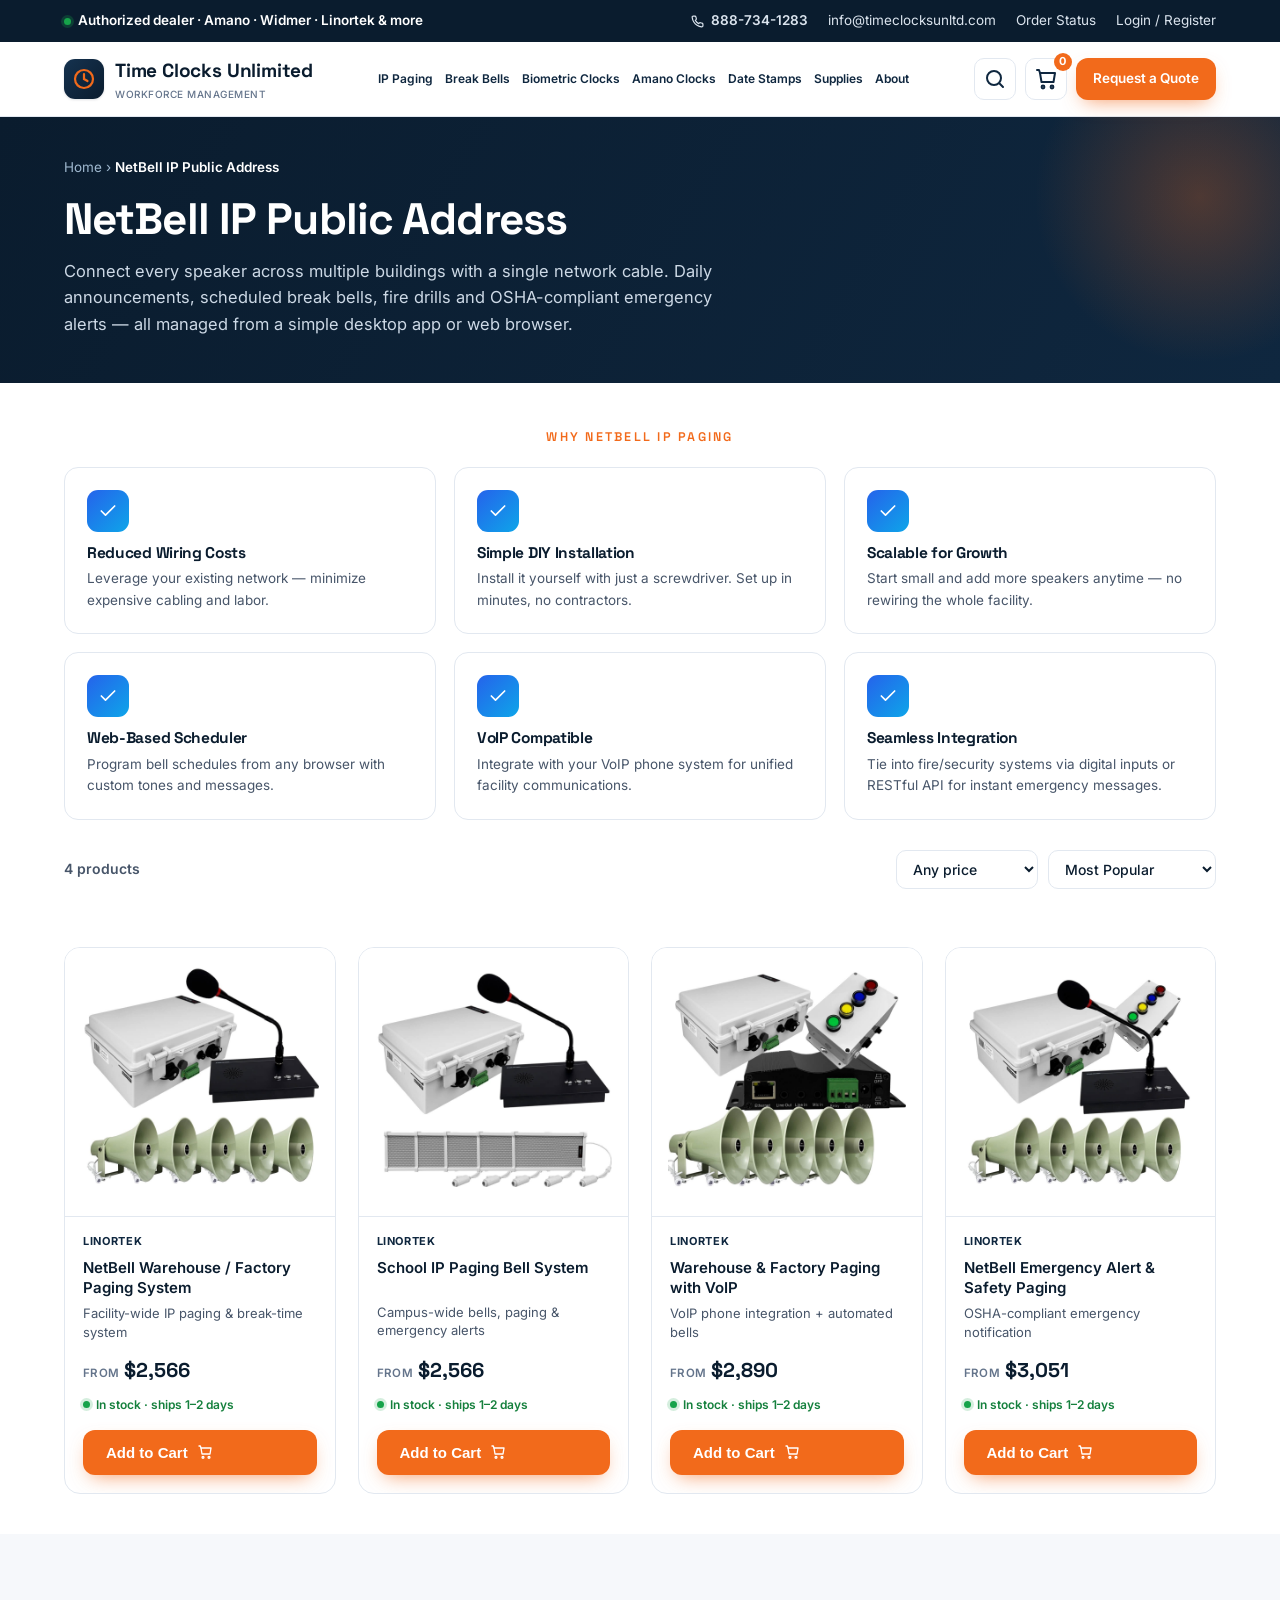
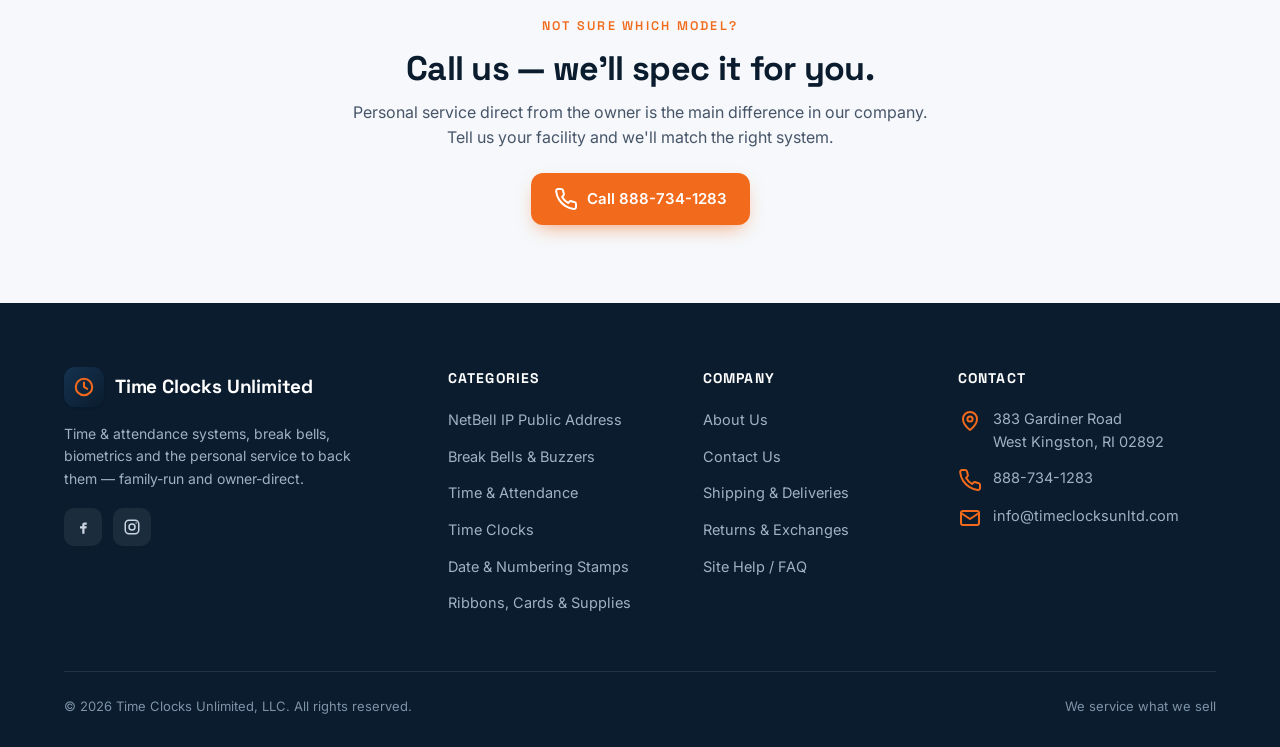
<file: category.html>
<!DOCTYPE html>
<html lang="en">
<head>
<meta charset="UTF-8" />
<meta name="viewport" content="width=device-width, initial-scale=1" />
<title>Shop — Time Clocks Unlimited</title>
<meta name="description" content="Shop time clocks, break bell & buzzer systems, biometric terminals, date stamps and genuine supplies from Time Clocks Unlimited, LLC." />
<meta name="theme-color" content="#0a1c2e" />
<link rel="icon" href="data:image/svg+xml,%3Csvg xmlns='http://www.w3.org/2000/svg' viewBox='0 0 24 24'%3E%3Crect width='24' height='24' rx='5' fill='%230a1c2e'/%3E%3Cg fill='none' stroke='%23f26a1b' stroke-width='2.2' stroke-linecap='round'%3E%3Ccircle cx='12' cy='12' r='7'/%3E%3Cpath d='M12 8v4l3 1.6'/%3E%3C/g%3E%3C/svg%3E" />
<link rel="preconnect" href="https://fonts.googleapis.com" /><link rel="preconnect" href="https://fonts.gstatic.com" crossorigin />
<link href="https://fonts.googleapis.com/css2?family=Inter:wght@400;500;600;700&family=Space+Grotesk:wght@500;600;700&display=swap" rel="stylesheet" />
<link rel="stylesheet" href="styles.css" />
</head>
<body>
<main id="main"></main>

<script src="catalog.js"></script>
<script src="site.js"></script>
<script>
(function(){
  const id = new URLSearchParams(location.search).get('cat') || CATEGORIES[0].id;
  const cat = getCat(id);
  const main = document.getElementById('main');
  if(!cat){ main.innerHTML='<div class="wrap" style="padding:80px 24px"><h1>Category not found</h1><p><a href="index.html">Back to home</a></p></div>'; return; }
  setSEO({
    title: cat.name + ' — Time Clocks Unlimited',
    description: cat.blurb || (cat.tagline + '. Shop ' + cat.short.toLowerCase() + ' from Time Clocks Unlimited, LLC.'),
    path: 'category.html?cat=' + cat.id,
    jsonLd: {
      "@context": "https://schema.org", "@type": "BreadcrumbList",
      "itemListElement": [
        {"@type":"ListItem","position":1,"name":"Home","item":BASE_URL},
        {"@type":"ListItem","position":2,"name":cat.name,"item":BASE_URL+'category.html?cat='+cat.id}
      ]
    }
  });

  const card = p => cardHTML(p);

  const prods = productsIn(id);
  const brands = [...new Set(prods.map(p=>p.brand).filter(Boolean))].sort();
  // group by sub
  const groups = {};
  prods.forEach(p=>{ const k=p.sub||'__all'; (groups[k]=groups[k]||[]).push(p); });
  const order = cat.subs && cat.subs.length ? cat.subs.concat(['__all']) : Object.keys(groups);
  const seen=new Set();
  let body='';
  order.forEach(k=>{
    if(!groups[k]||seen.has(k)) return; seen.add(k);
    const title = k==='__all' ? null : k;
    body += `<section class="block" style="padding:34px 0 10px"><div class="wrap">
      ${title?`<div class="subhead"><h2>${title}</h2><span class="ln"></span><span class="cnt">${groups[k].length} products</span></div>`:''}
      <div class="prod-grid">${groups[k].map(card).join('')}</div>
    </div></section>`;
    // pricing band (e.g. uAttend cloud plans) pinned directly below its product group
    const pb = cat.pricingBand;
    if(pb && pb.after===k){
      body += `<section class="block" style="padding:10px 0 24px"><div class="wrap">
        <div class="pricing-band">
          <span class="eyebrow" style="color:var(--amber)">${pb.eyebrow}</span>
          <h3>${pb.title}</h3>
          <div class="pb-tiers">${pb.tiers.map(t=>`<div class="pb-tier"><span class="rng">${t.range}${pb.unit?' '+pb.unit:''}</span><b>$${t.price}<small>/mo</small></b></div>`).join('')}</div>
          <p class="pb-note">${pb.note}</p>
          <div class="pb-actions">
            <a class="btn btn-primary" href="${pb.cta.url}" target="_blank" rel="noopener">${pb.cta.label} <svg width="16" height="16" viewBox="0 0 24 24" fill="none" stroke="currentColor" stroke-width="2.2"><path d="M5 12h14M13 6l6 6-6 6"/></svg></a>
            <span class="pb-call">${pb.callNote} <a href="tel:8887341283">888-734-1283</a></span>
          </div>
        </div>
      </div></section>`;
    }
  });

  const benefits = (cat.benefits||[]).map(b=>`<div class="benefit reveal"><span class="bi">${icon('check','#fff').replace('width="24" height="24"','width="20" height="20"')}</span><h4>${b.t}</h4><p>${b.d}</p></div>`).join('');
  const benefitBlock = cat.benefits ? `<section class="block" style="padding:40px 0 0"><div class="wrap">
      <div style="text-align:center;max-width:640px;margin:0 auto 8px"><span class="eyebrow">Why NetBell IP Paging</span></div>
      <div class="benefits">${benefits}</div></div></section>` : '';

  main.innerHTML = `
  <div class="cat-hero"><div class="wrap">
    <div class="crumb" style="color:#9fb8cf;padding:0 0 6px"><a href="index.html" style="color:#9fb8cf">Home</a> › <span style="color:#fff">${cat.name}</span></div>
    <h1>${cat.name}</h1>
    <p>${cat.blurb}</p>
    ${cat.subs?`<div class="subchips">${cat.subs.map(s=>`<span class="subchip">${s}</span>`).join('')}</div>`:''}
  </div></div>
  ${benefitBlock}
  ${prods.length ? `<div class="wrap"><div class="toolbar" style="margin-top:30px">
    <span class="count" id="resultCount">${prods.length} products</span>
    <div class="filters">
      ${brands.length>1?`<select id="brandSel" aria-label="Filter by brand"><option value="">All brands</option>${brands.map(b=>`<option value="${b}">${b}</option>`).join('')}</select>`:''}
      <select id="priceSel" aria-label="Filter by price"><option value="">Any price</option><option value="u100">Under $100</option><option value="100-500">$100 – $500</option><option value="500-1000">$500 – $1,000</option><option value="1000">$1,000 +</option></select>
      <select id="sortSel" aria-label="Sort"><option value="pop">Most Popular</option><option value="low">Price: Low to High</option><option value="high">Price: High to Low</option></select>
    </div>
  </div></div>
  <div id="groups">${body}</div>` : `<section class="block"><div class="wrap"><div class="empty-state">
    <span class="ei">${icon(cat.icon||'phone','currentColor').replace('width="24" height="24"','width="30" height="30"')}</span>
    <h3>Tell us what you need</h3>
    <p>We configure ${cat.name.toLowerCase()} to fit your facility — indoor or outdoor, the right range and signal devices. Call and we'll spec the right setup for you.</p>
    <a href="tel:8887341283" class="btn btn-primary">${icon('phone')} Call 888-734-1283</a>
  </div></div></section>`}
  <section class="block" style="background:var(--bg);margin-top:30px"><div class="wrap" style="text-align:center;max-width:640px">
    <span class="eyebrow">Not sure which model?</span>
    <h2 style="font-size:clamp(24px,3vw,34px);margin:12px 0 12px">Call us — we'll spec it for you.</h2>
    <p style="color:var(--slate);margin-bottom:22px">Personal service direct from the owner is the main difference in our company. Tell us your facility and we'll match the right system.</p>
    <a href="tel:8887341283" class="btn btn-primary">${icon('phone')} Call 888-734-1283</a>
  </div></section>`;

  function observeReveal(){
    const io=new IntersectionObserver(es=>es.forEach(e=>{if(e.isIntersecting){e.target.classList.add('in');io.unobserve(e.target);}}),{threshold:.1});
    document.querySelectorAll('.reveal:not(.in)').forEach(el=>io.observe(el));
  }
  observeReveal();

  // filters + sort. Grouped sub-category view only when no filter AND sort = Most Popular; otherwise a flat filtered/sorted grid.
  const brandSel=document.getElementById('brandSel'), priceSel=document.getElementById('priceSel'), sortSel=document.getElementById('sortSel'),
        groupsEl=document.getElementById('groups'), countEl=document.getElementById('resultCount');
  function inPrice(pr,v){ return v==='u100'?pr<100 : v==='100-500'?(pr>=100&&pr<500) : v==='500-1000'?(pr>=500&&pr<1000) : v==='1000'?pr>=1000 : true; }
  function applyView(){
    if(!sortSel) return;
    const bv=brandSel?brandSel.value:'', pv=priceSel.value, sv=sortSel.value;
    let list=prods.filter(p=>(!bv||p.brand===bv)&&inPrice(p.price,pv));
    if(sv==='low') list.sort((a,b)=>a.price-b.price); else if(sv==='high') list.sort((a,b)=>b.price-a.price);
    if(countEl) countEl.textContent = list.length+' product'+(list.length===1?'':'s');
    const filtered = bv||pv;
    if(!filtered && sv==='pop'){ groupsEl.innerHTML=body; }
    else if(!list.length){ groupsEl.innerHTML=`<section class="block"><div class="wrap"><div class="empty-state"><span class="ei">${icon('search','currentColor').replace('width="24" height="24"','width="28" height="28"')}</span><h3>No products match those filters</h3><p>Try widening your price range or brand.</p><button class="btn btn-light" id="clearF">Clear filters</button></div></div></section>`;
      const cf=document.getElementById('clearF'); if(cf) cf.onclick=()=>{ if(brandSel)brandSel.value=''; priceSel.value=''; sortSel.value='pop'; applyView(); }; }
    else { groupsEl.innerHTML=`<section class="block" style="padding:26px 0 10px"><div class="wrap"><div class="prod-grid">${list.map(card).join('')}</div></div></section>`; }
    document.querySelectorAll('.reveal').forEach(el=>el.classList.add('in'));
  }
  [brandSel,priceSel,sortSel].forEach(s=>{ if(s) s.addEventListener('change', applyView); });
})();
</script>
</body>
</html>
</file>
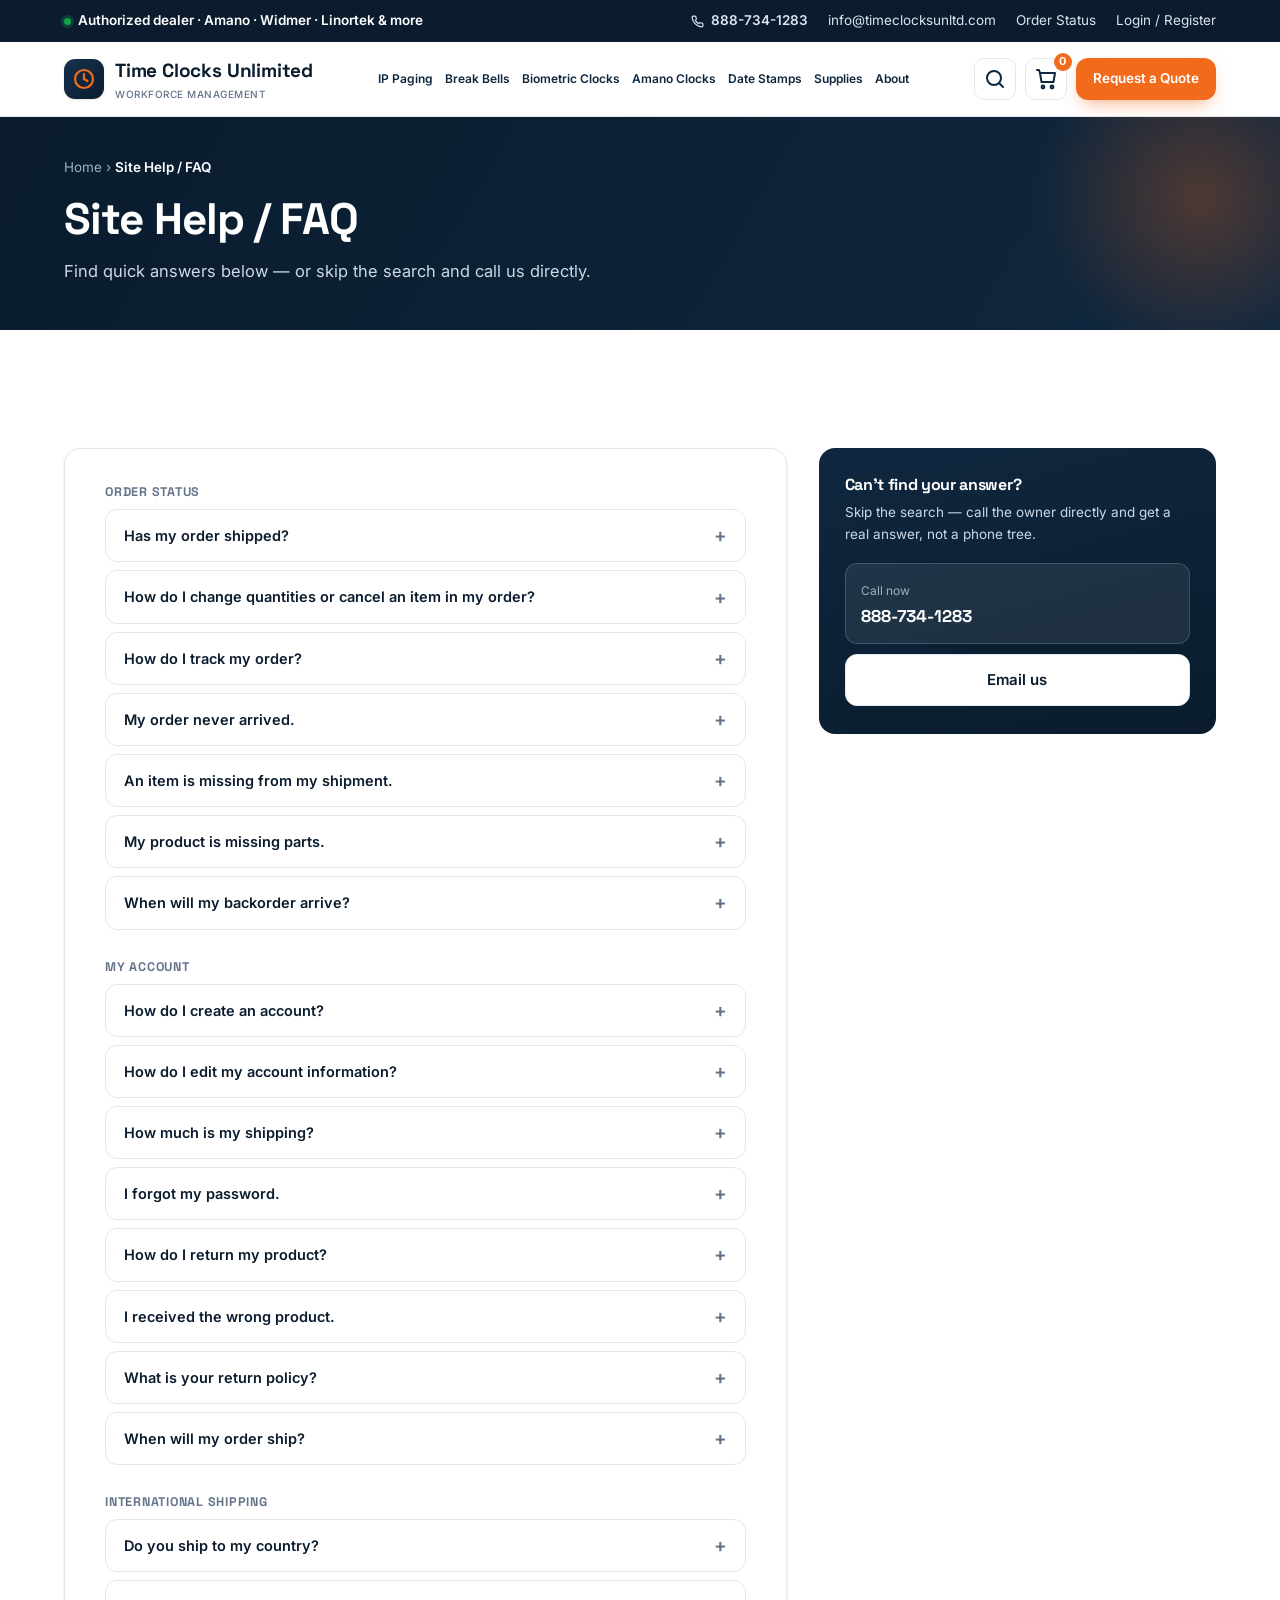
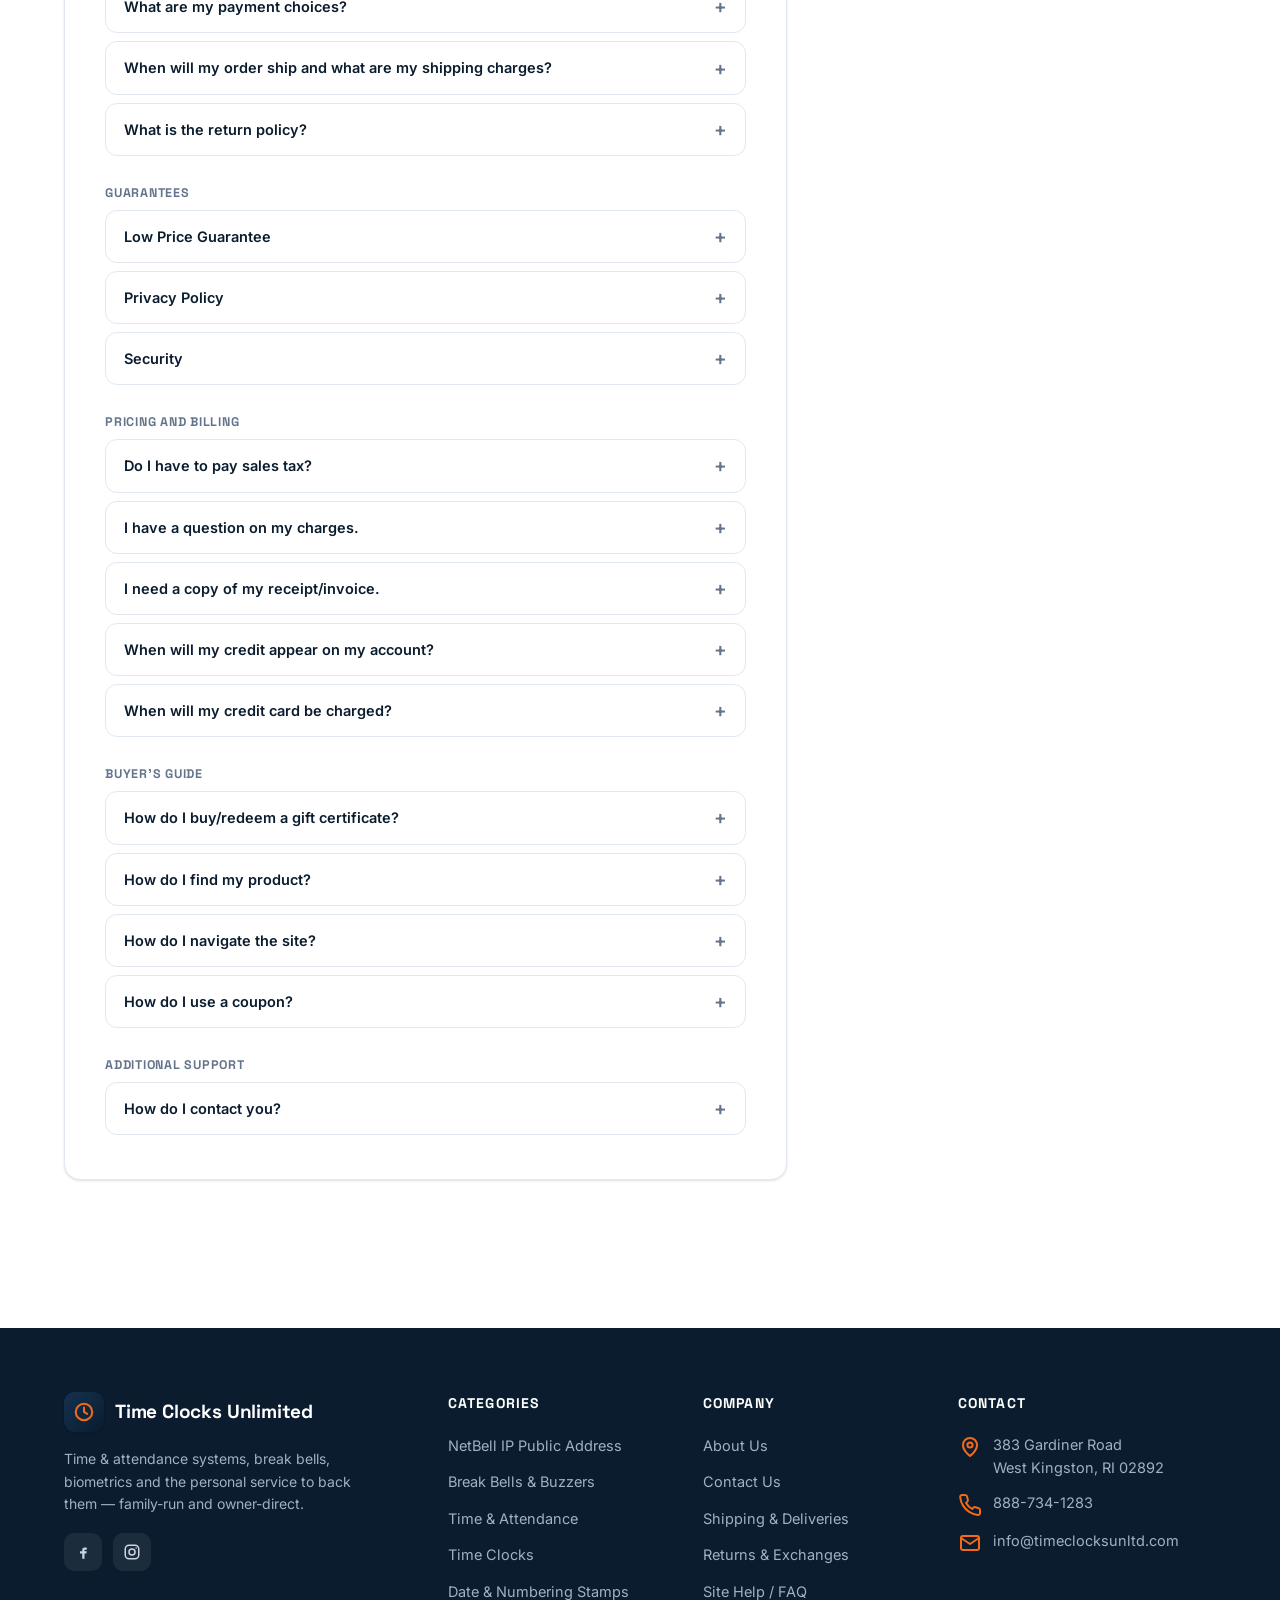
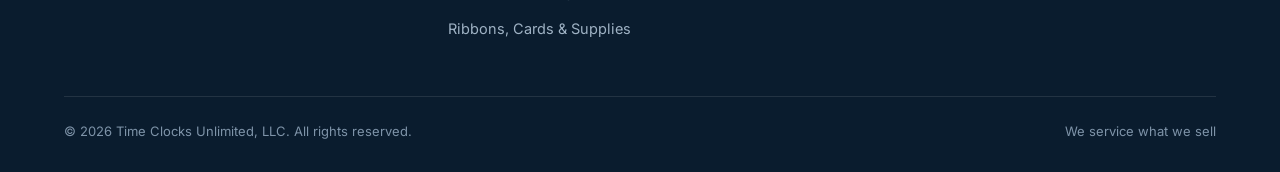
<file: faq.html>
<!DOCTYPE html>
<html lang="en">
<head>
<meta charset="UTF-8" />
<meta name="viewport" content="width=device-width, initial-scale=1" />
<title>Site Help / FAQ — Time Clocks Unlimited</title>
<meta name="description" content="Frequently asked questions for Time Clocks Unlimited, LLC — orders, accounts, shipping, returns, and billing." />
<meta name="theme-color" content="#0a1c2e" />
<link rel="canonical" href="https://chrisp81588.github.io/timeclocks-unlimited-demo/faq.html" />
<meta property="og:type" content="website" /><meta property="og:site_name" content="Time Clocks Unlimited, LLC" />
<meta property="og:title" content="Site Help / FAQ — Time Clocks Unlimited" /><meta property="og:description" content="Answers on orders, shipping, returns, accounts and billing." />
<meta property="og:url" content="https://chrisp81588.github.io/timeclocks-unlimited-demo/faq.html" /><meta property="og:image" content="https://chrisp81588.github.io/timeclocks-unlimited-demo/og-image.png" />
<link rel="icon" href="data:image/svg+xml,%3Csvg xmlns='http://www.w3.org/2000/svg' viewBox='0 0 24 24'%3E%3Crect width='24' height='24' rx='5' fill='%230a1c2e'/%3E%3Cg fill='none' stroke='%23f26a1b' stroke-width='2.2' stroke-linecap='round'%3E%3Ccircle cx='12' cy='12' r='7'/%3E%3Cpath d='M12 8v4l3 1.6'/%3E%3C/g%3E%3C/svg%3E" />
<link rel="preconnect" href="https://fonts.googleapis.com" /><link rel="preconnect" href="https://fonts.gstatic.com" crossorigin />
<link href="https://fonts.googleapis.com/css2?family=Inter:wght@400;500;600;700&family=Space+Grotesk:wght@500;600;700&display=swap" rel="stylesheet" />
<link rel="stylesheet" href="styles.css" />
</head>
<body>
<main id="main">
<section class="cat-hero"><div class="wrap">
  <div class="crumb" style="color:#9fb2c4;padding:0 0 6px"><a href="index.html" style="color:#9fb2c4">Home</a> › <span style="color:#fff">Site Help / FAQ</span></div>
  <h1>Site Help / FAQ</h1>
  <p>Find quick answers below — or skip the search and call us directly.</p>
</div></section>
<section class="block"><div class="wrap">
  <div class="policy-grid">
    <div class="policy-card">

      <div class="faq-cat">
        <h3>Order Status</h3>
        <details class="faq-item"><summary>Has my order shipped?</summary><div class="faq-a">Call 888-734-1283 or email us with your order number and we'll check it for you right away.</div></details>
        <details class="faq-item"><summary>How do I change quantities or cancel an item in my order?</summary><div class="faq-a">Call or email us as soon as possible after placing your order — we can usually make changes before it ships.</div></details>
        <details class="faq-item"><summary>How do I track my order?</summary><div class="faq-a">Call 888-734-1283 or email us and we'll send you the current status and tracking info.</div></details>
        <details class="faq-item"><summary>My order never arrived.</summary><div class="faq-a">Contact us right away — call 888-734-1283 or email <a href="mailto:info@timeclocksunltd.com">info@timeclocksunltd.com</a> and we'll track it down.</div></details>
        <details class="faq-item"><summary>An item is missing from my shipment.</summary><div class="faq-a">Let us know immediately and we'll get the missing item out to you.</div></details>
        <details class="faq-item"><summary>My product is missing parts.</summary><div class="faq-a">Call us and we'll ship the missing part or arrange a replacement.</div></details>
        <details class="faq-item"><summary>When will my backorder arrive?</summary><div class="faq-a">Call or email us for the latest estimate on any backordered item.</div></details>
      </div>

      <div class="faq-cat">
        <h3>My Account</h3>
        <details class="faq-item"><summary>How do I create an account?</summary><div class="faq-a">Use the Login/Register link at the top of the site, or call us and we'll set one up with you over the phone.</div></details>
        <details class="faq-item"><summary>How do I edit my account information?</summary><div class="faq-a">Log in and update your details, or call us and we'll update it for you.</div></details>
        <details class="faq-item"><summary>How much is my shipping?</summary><div class="faq-a">Shipping is calculated by UPS at checkout based on your address and cart — you'll see the exact cost before you pay.</div></details>
        <details class="faq-item"><summary>I forgot my password.</summary><div class="faq-a">Use the password reset link on the Login page, or call us and we'll help you back in.</div></details>
        <details class="faq-item"><summary>How do I return my product?</summary><div class="faq-a">See our <a href="returns.html">Returns &amp; Exchanges</a> policy — returns must be reported within 7 days of delivery.</div></details>
        <details class="faq-item"><summary>I received the wrong product.</summary><div class="faq-a">Contact us right away — items shipped in error qualify for a store credit or full refund. See <a href="returns.html">Returns &amp; Exchanges</a>.</div></details>
        <details class="faq-item"><summary>What is your return policy?</summary><div class="faq-a">Returns are accepted within 7 calendar days of delivery, in new/unused condition, with the original receipt. A 15% restocking fee applies to non-exchange returns. Full details on our <a href="returns.html">Returns &amp; Exchanges</a> page.</div></details>
        <details class="faq-item"><summary>When will my order ship?</summary><div class="faq-a">Most in-stock items ship within 1–2 business days. See <a href="shipping.html">Shipping &amp; Deliveries</a>.</div></details>
      </div>

      <div class="faq-cat">
        <h3>International Shipping</h3>
        <details class="faq-item"><summary>Do you ship to my country?</summary><div class="faq-a">We ship within the United States and to Canada. Outside those, call 888-734-1283 or email us and we'll see what's possible.</div></details>
        <details class="faq-item"><summary>What are my payment choices?</summary><div class="faq-a">Call or email us and we'll walk through the payment options available for your order.</div></details>
        <details class="faq-item"><summary>When will my order ship and what are my shipping charges?</summary><div class="faq-a">Call us for an exact shipping timeline and cost before you order.</div></details>
        <details class="faq-item"><summary>What is the return policy?</summary><div class="faq-a">See our <a href="returns.html">Returns &amp; Exchanges</a> page — call us with questions specific to your order.</div></details>
      </div>

      <div class="faq-cat">
        <h3>Guarantees</h3>
        <details class="faq-item"><summary>Low Price Guarantee</summary><div class="faq-a">Call us before you order — we'll make sure you're getting the right system at a fair price.</div></details>
        <details class="faq-item"><summary>Privacy Policy</summary><div class="faq-a">Questions about how your information is handled? Email <a href="mailto:info@timeclocksunltd.com">info@timeclocksunltd.com</a> and we'll answer directly.</div></details>
        <details class="faq-item"><summary>Security</summary><div class="faq-a">Checkout is handled over a secure, encrypted connection. Questions or concerns? Call 888-734-1283.</div></details>
      </div>

      <div class="faq-cat">
        <h3>Pricing and Billing</h3>
        <details class="faq-item"><summary>Do I have to pay sales tax?</summary><div class="faq-a">Sales tax is calculated automatically at checkout where required by law. Questions on a specific order? Call us.</div></details>
        <details class="faq-item"><summary>I have a question on my charges.</summary><div class="faq-a">Call 888-734-1283 or email us with your order details and we'll go through the charges with you.</div></details>
        <details class="faq-item"><summary>I need a copy of my receipt/invoice.</summary><div class="faq-a">Email or call us with your order info and we'll send a copy right over.</div></details>
        <details class="faq-item"><summary>When will my credit appear on my account?</summary><div class="faq-a">Call or email us and we'll check the status of your refund.</div></details>
        <details class="faq-item"><summary>When will my credit card be charged?</summary><div class="faq-a">Call or email us with your order number for the exact status.</div></details>
      </div>

      <div class="faq-cat">
        <h3>Buyer's Guide</h3>
        <details class="faq-item"><summary>How do I buy/redeem a gift certificate?</summary><div class="faq-a">Call or email us and we'll help you purchase or redeem a gift certificate.</div></details>
        <details class="faq-item"><summary>How do I find my product?</summary><div class="faq-a">Use the search bar at the top of any page, or browse by category from the main menu.</div></details>
        <details class="faq-item"><summary>How do I navigate the site?</summary><div class="faq-a">Shop by category from the top navigation, or search for a specific model or brand using the search icon.</div></details>
        <details class="faq-item"><summary>How do I use a coupon?</summary><div class="faq-a">Have a promo code? Call or email us and we'll make sure it's applied to your order.</div></details>
      </div>

      <div class="faq-cat">
        <h3>Additional Support</h3>
        <details class="faq-item"><summary>How do I contact you?</summary><div class="faq-a">Call 888-734-1283, email <a href="mailto:info@timeclocksunltd.com">info@timeclocksunltd.com</a>, or write to us at 383 Gardiner Road, West Kingston, RI 02892.</div></details>
      </div>

    </div>
    <div class="policy-side">
      <h3>Can't find your answer?</h3>
      <p>Skip the search — call the owner directly and get a real answer, not a phone tree.</p>
      <a class="phone-cta" href="tel:8887341283"><span><small>Call now</small><b>888-734-1283</b></span></a>
      <a class="btn btn-light" href="mailto:info@timeclocksunltd.com">Email us</a>
    </div>
  </div>
</div></section>
</main>
<script src="catalog.js"></script>
<script src="site.js"></script>
<script>
(function(){
  // FAQPage structured data — built from the on-page Q&A so there's one source of truth
  const items = Array.from(document.querySelectorAll('.faq-item')).map(el=>({
    "@type": "Question",
    "name": el.querySelector('summary').textContent.trim(),
    "acceptedAnswer": { "@type": "Answer", "text": el.querySelector('.faq-a').textContent.trim() }
  }));
  const ld = document.createElement('script');
  ld.type = 'application/ld+json';
  ld.textContent = JSON.stringify({ "@context": "https://schema.org", "@type": "FAQPage", "mainEntity": items });
  document.head.appendChild(ld);
})();
</script>
</body>
</html>
</file>
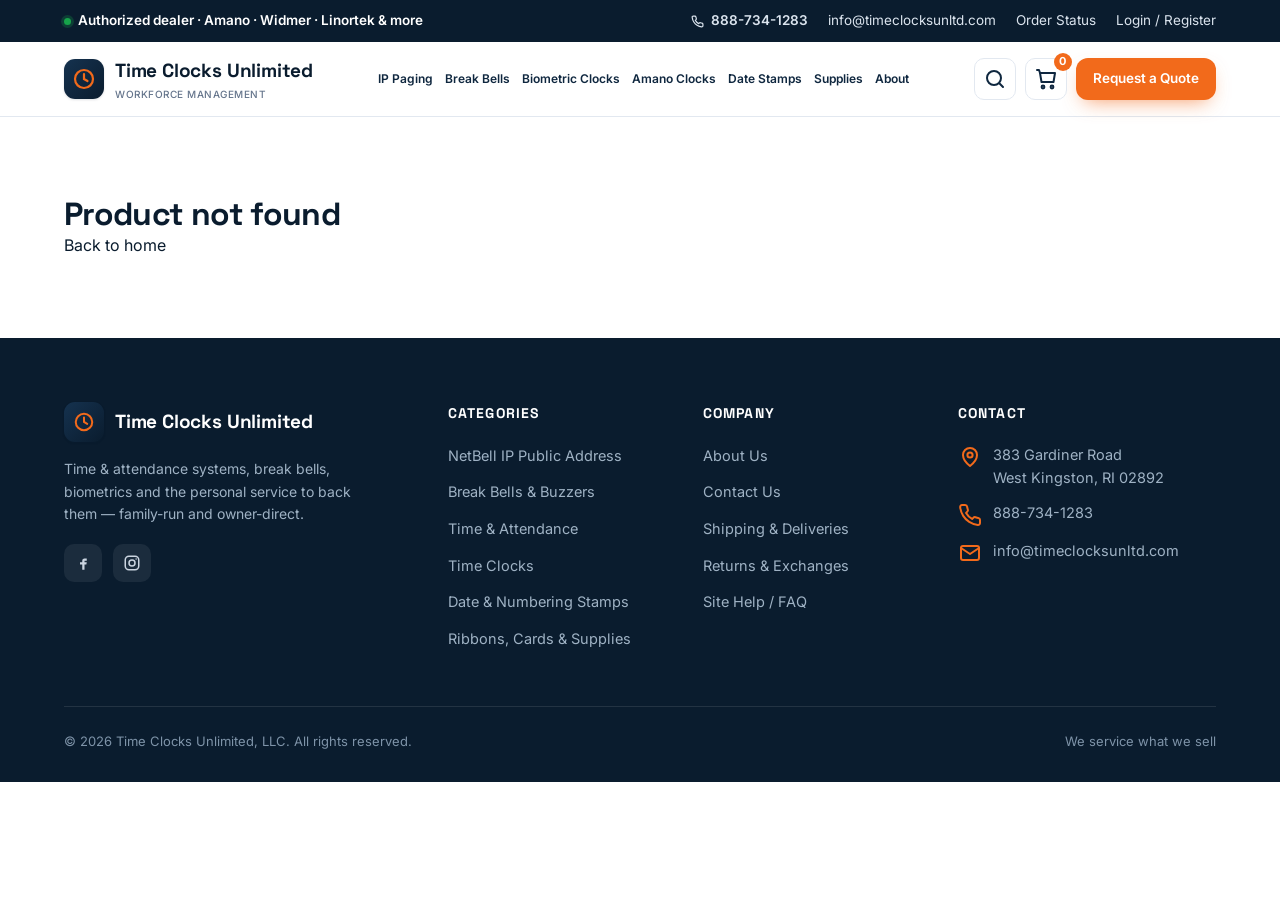
<file: product.html>
<!DOCTYPE html>
<html lang="en">
<head>
<meta charset="UTF-8" />
<meta name="viewport" content="width=device-width, initial-scale=1" />
<title>Product — Time Clocks Unlimited</title>
<meta name="description" content="Product details, specifications and pricing from Time Clocks Unlimited, LLC." />
<meta name="theme-color" content="#0a1c2e" />
<link rel="icon" href="data:image/svg+xml,%3Csvg xmlns='http://www.w3.org/2000/svg' viewBox='0 0 24 24'%3E%3Crect width='24' height='24' rx='5' fill='%230a1c2e'/%3E%3Cg fill='none' stroke='%23f26a1b' stroke-width='2.2' stroke-linecap='round'%3E%3Ccircle cx='12' cy='12' r='7'/%3E%3Cpath d='M12 8v4l3 1.6'/%3E%3C/g%3E%3C/svg%3E" />
<link rel="preconnect" href="https://fonts.googleapis.com" /><link rel="preconnect" href="https://fonts.gstatic.com" crossorigin />
<link href="https://fonts.googleapis.com/css2?family=Inter:wght@400;500;600;700&family=Space+Grotesk:wght@500;600;700&display=swap" rel="stylesheet" />
<link rel="stylesheet" href="styles.css" />
</head>
<body>
<main id="main"></main>

<script src="catalog.js"></script>
<script src="site.js"></script>
<script>
(function(){
  const sku = new URLSearchParams(location.search).get('sku');
  const p = getProduct(sku);
  const main = document.getElementById('main');
  if(!p){ main.innerHTML='<div class="wrap" style="padding:80px 24px"><h1>Product not found</h1><p><a href="index.html">Back to home</a></p></div>'; return; }
  const cat = getCat(p.cat);
  const absImg = BASE_URL + p.img;
  setSEO({
    title: p.name + ' — Time Clocks Unlimited',
    description: (p.short || p.desc || p.name) + (p.brand ? ' Authorized ' + p.brand + ' dealer.' : ''),
    path: 'product.html?sku=' + encodeURIComponent(p.id),
    image: absImg,
    jsonLd: [
      {
        "@context": "https://schema.org", "@type": "Product",
        "name": p.name, "image": absImg, "description": p.short || p.desc || p.name,
        "sku": p.id, "brand": { "@type": "Brand", "name": p.brand || "Time Clocks Unlimited" },
        "offers": {
          "@type": "Offer", "url": BASE_URL + 'product.html?sku=' + encodeURIComponent(p.id),
          "priceCurrency": "USD", "price": p.price, "availability": "https://schema.org/InStock",
          "seller": { "@type": "Organization", "name": "Time Clocks Unlimited, LLC" }
        }
      },
      {
        "@context": "https://schema.org", "@type": "BreadcrumbList",
        "itemListElement": [
          {"@type":"ListItem","position":1,"name":"Home","item":BASE_URL},
          {"@type":"ListItem","position":2,"name":cat.name,"item":BASE_URL+'category.html?cat='+cat.id},
          {"@type":"ListItem","position":3,"name":p.name,"item":BASE_URL+'product.html?sku='+encodeURIComponent(p.id)}
        ]
      }
    ]
  });

  const save = (p.list && p.list>p.price) ? p.list-p.price : 0;
  const bullets = (p.bullets||[]).map(b=>`<li>${icon('check','#16a34a').replace('width="24" height="24"','width="18" height="18"')}<span>${b}</span></li>`).join('');
  const specs = p.specs ? `<div class="specs">${Object.entries(p.specs).map(([k,v])=>`<div class="row"><div class="k">${k}</div><div>${v}</div></div>`).join('')}</div>` : '';
  const compat = (p.compat&&p.compat.length) ? `<div class="compat-box"><h4>${icon('check','#f26a1b').replace('width="24" height="24"','width="16" height="16"')} Compatible with</h4><ul>${p.compat.map(c=>`<li>${c}</li>`).join('')}</ul></div>` : '';
  const specChips = p.specs ? `<div class="spec-chips">${Object.entries(p.specs).slice(0,4).map(([k,v])=>`<span class="sc">${k}: ${v}</span>`).join('')}</div>` : '';
  const optBlock = p.options ? `<div class="optrow">
    <label class="qlbl" for="optSel">${p.options.label}</label>
    <select id="optSel" class="opt-select" aria-label="${p.options.label}">
      ${p.options.choices.map((c,i)=>`<option value="${i}">${c.label}${c.add?' (+$'+c.add.toLocaleString('en-US')+')':''}</option>`).join('')}
    </select>
  </div>` : '';

  main.innerHTML = `
  <div class="wrap">
    <div class="crumb"><a href="index.html">Home</a> › <a href="category.html?cat=${cat.id}">${cat.name}</a> › <span>${p.name}</span></div>
    <div class="detail">
      <div class="gallery-col reveal">
        <div class="gallery" id="gallery" title="Click to zoom"><img src="${p.img}" alt="${p.name}" onerror="this.onerror=null;this.src='assets/placeholder.svg'" /><span class="zoom-hint">${icon('search').replace('width="24" height="24"','width="15" height="15"')} Click to zoom</span></div>
        ${specChips}
      </div>
      <div class="info reveal">
        <span class="cat-tag">${p.brand||cat.short}${p.model? ' · '+p.model : ''}</span>
        <h1>${p.name}</h1>
        <div class="pricebox">
          <span class="price" id="pdpPrice">${fmt(p.price)}</span>
          ${p.list&&p.list>p.price?`<span class="was">${fmt(p.list)}</span>`:''}
          ${save?`<span class="save">You save $${save}</span>`:''}
        </div>
        ${optBlock}
        <p class="desc">${p.short||''}</p>
        ${bullets?`<ul class="bul">${bullets}</ul>`:''}
        <div class="qtyrow"><span class="qlbl">Qty</span><div class="qty"><button type="button" id="qtyDec" aria-label="Decrease quantity">−</button><span id="qtyVal">1</span><button type="button" id="qtyInc" aria-label="Increase quantity">+</button></div><span class="stock" style="margin-top:0"><span class="sdot"></span> In stock · ships 1–2 business days</span></div>
        <div class="actions">
          <button class="btn btn-primary" id="pdpAdd">Add to Cart ${icon('cart').replace('width="24" height="24"','width="16" height="16"')}</button>
          <a href="tel:8887341283" class="btn btn-light">${icon('phone').replace('width="24" height="24"','width="16" height="16"')} Call to order</a>
        </div>
        <div class="assure">
          <span class="a">${icon('check','#16a34a').replace('width="24" height="24"','width="18" height="18"')} Authorized ${p.brand||'factory'} dealer</span>
          <span class="a">${icon('wrench').replace('width="24" height="24"','width="18" height="18"')} We service what we sell</span>
          <span class="a">${icon('truck').replace('width="24" height="24"','width="18" height="18"')} Ships via UPS · rates at checkout</span>
          <span class="a">${icon('phone').replace('width="24" height="24"','width="18" height="18"')} Owner-direct support</span>
        </div>
        ${specs}
        ${compat}
        ${p.desc?`<p class="desc">${p.desc}</p>`:''}
      </div>
    </div>
  </div>
  <section class="block"><div class="wrap">
    <div class="subhead"><h2>More from ${cat.name}</h2><span class="ln"></span><a class="cnt" href="category.html?cat=${cat.id}" style="color:var(--orange-dark)">View all →</a></div>
    <div class="prod-grid" id="related"></div>
  </div></section>`;

  // related: up to 4 others in same category
  const rel = productsIn(p.cat).filter(x=>x.id!==p.id).slice(0,4);
  document.getElementById('related').innerHTML = rel.map(cardHTML).join('');

  // option selector (e.g. Number of Speakers) — live-updates the displayed price
  let optIdx = 0;
  const curOpt = () => p.options ? p.options.choices[optIdx] : null;
  const optSel = document.getElementById('optSel');
  const priceEl = document.getElementById('pdpPrice');
  function refreshPrice(){
    const add = curOpt() ? curOpt().add : 0;
    priceEl.textContent = fmt(p.price + add);
  }
  if(optSel){ optSel.addEventListener('change', ()=>{ optIdx = +optSel.value; refreshPrice(); }); }

  // quantity stepper + qty-aware add to cart (carries the selected option)
  let qty=1; const qv=document.getElementById('qtyVal');
  document.getElementById('qtyInc').onclick=()=>{qty++;qv.textContent=qty;};
  document.getElementById('qtyDec').onclick=()=>{if(qty>1){qty--;qv.textContent=qty;}};
  document.getElementById('pdpAdd').onclick=()=>{
    window.Cart.add(p.id, qty, curOpt());
    const b=document.getElementById('pdpAdd'), t=b.innerHTML;
    b.style.background='#16a34a'; b.innerHTML='Added '+qty+' to cart ✓';
    setTimeout(()=>{b.innerHTML=t;b.style.background='';},1300);
  };

  // click-to-zoom lightbox
  const g=document.getElementById('gallery');
  if(g) g.addEventListener('click',()=>{
    const ov=document.createElement('div'); ov.className='lightbox';
    ov.innerHTML=`<img src="${p.img}" alt="${p.name}"/>`;
    const close=()=>{ov.remove();document.removeEventListener('keydown',onKey);};
    function onKey(e){ if(e.key==='Escape') close(); }
    ov.addEventListener('click',close); document.addEventListener('keydown',onKey);
    document.body.appendChild(ov);
  });

  const io=new IntersectionObserver(es=>es.forEach(e=>{if(e.isIntersecting){e.target.classList.add('in');io.unobserve(e.target);}}),{threshold:.1});
  document.querySelectorAll('.reveal').forEach(el=>io.observe(el));
  window.scrollTo(0,0);
})();
</script>
</body>
</html>
</file>
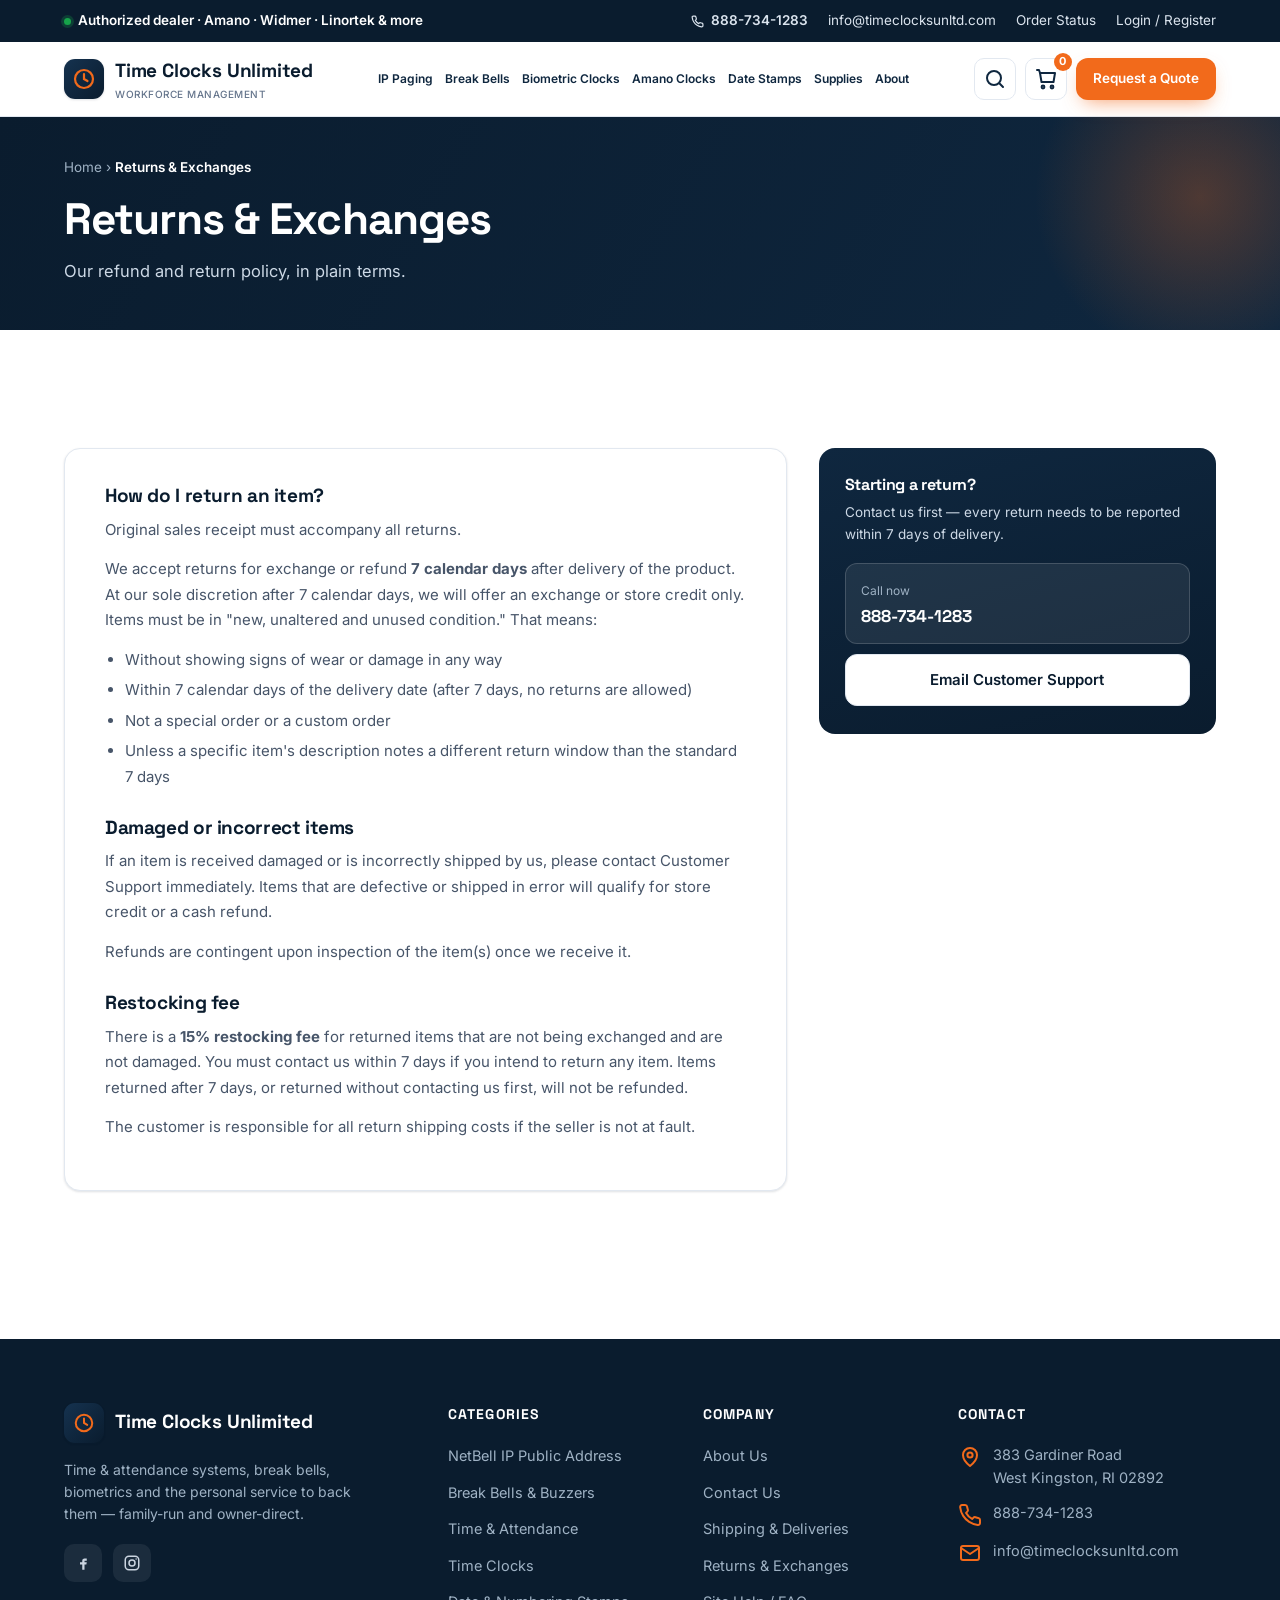
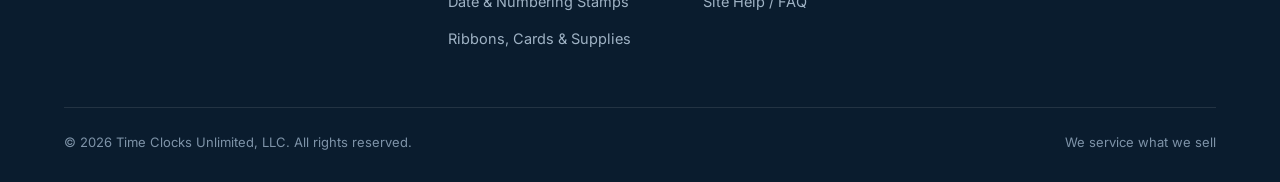
<file: returns.html>
<!DOCTYPE html>
<html lang="en">
<head>
<meta charset="UTF-8" />
<meta name="viewport" content="width=device-width, initial-scale=1" />
<title>Returns &amp; Exchanges — Time Clocks Unlimited</title>
<meta name="description" content="Return and exchange policy for Time Clocks Unlimited, LLC." />
<meta name="theme-color" content="#0a1c2e" />
<link rel="canonical" href="https://chrisp81588.github.io/timeclocks-unlimited-demo/returns.html" />
<meta property="og:type" content="website" /><meta property="og:site_name" content="Time Clocks Unlimited, LLC" />
<meta property="og:title" content="Returns & Exchanges — Time Clocks Unlimited" /><meta property="og:description" content="Our return and exchange policy — 7-day window, original receipt required." />
<meta property="og:url" content="https://chrisp81588.github.io/timeclocks-unlimited-demo/returns.html" /><meta property="og:image" content="https://chrisp81588.github.io/timeclocks-unlimited-demo/og-image.png" />
<link rel="icon" href="data:image/svg+xml,%3Csvg xmlns='http://www.w3.org/2000/svg' viewBox='0 0 24 24'%3E%3Crect width='24' height='24' rx='5' fill='%230a1c2e'/%3E%3Cg fill='none' stroke='%23f26a1b' stroke-width='2.2' stroke-linecap='round'%3E%3Ccircle cx='12' cy='12' r='7'/%3E%3Cpath d='M12 8v4l3 1.6'/%3E%3C/g%3E%3C/svg%3E" />
<link rel="preconnect" href="https://fonts.googleapis.com" /><link rel="preconnect" href="https://fonts.gstatic.com" crossorigin />
<link href="https://fonts.googleapis.com/css2?family=Inter:wght@400;500;600;700&family=Space+Grotesk:wght@500;600;700&display=swap" rel="stylesheet" />
<link rel="stylesheet" href="styles.css" />
</head>
<body>
<main id="main">
<section class="cat-hero"><div class="wrap">
  <div class="crumb" style="color:#9fb2c4;padding:0 0 6px"><a href="index.html" style="color:#9fb2c4">Home</a> › <span style="color:#fff">Returns &amp; Exchanges</span></div>
  <h1>Returns &amp; Exchanges</h1>
  <p>Our refund and return policy, in plain terms.</p>
</div></section>
<section class="block"><div class="wrap">
  <div class="policy-grid">
    <div class="policy-card">
      <h2>How do I return an item?</h2>
      <p>Original sales receipt must accompany all returns.</p>
      <p>We accept returns for exchange or refund <strong>7 calendar days</strong> after delivery of the product. At our sole discretion after 7 calendar days, we will offer an exchange or store credit only. Items must be in "new, unaltered and unused condition." That means:</p>
      <ul>
        <li>Without showing signs of wear or damage in any way</li>
        <li>Within 7 calendar days of the delivery date (after 7 days, no returns are allowed)</li>
        <li>Not a special order or a custom order</li>
        <li>Unless a specific item's description notes a different return window than the standard 7 days</li>
      </ul>
      <h2>Damaged or incorrect items</h2>
      <p>If an item is received damaged or is incorrectly shipped by us, please contact Customer Support immediately. Items that are defective or shipped in error will qualify for store credit or a cash refund.</p>
      <p>Refunds are contingent upon inspection of the item(s) once we receive it.</p>
      <h2>Restocking fee</h2>
      <p>There is a <strong>15% restocking fee</strong> for returned items that are not being exchanged and are not damaged. You must contact us within 7 days if you intend to return any item. Items returned after 7 days, or returned without contacting us first, will not be refunded.</p>
      <p>The customer is responsible for all return shipping costs if the seller is not at fault.</p>
    </div>
    <div class="policy-side">
      <h3>Starting a return?</h3>
      <p>Contact us first — every return needs to be reported within 7 days of delivery.</p>
      <a class="phone-cta" href="tel:8887341283"><span><small>Call now</small><b>888-734-1283</b></span></a>
      <a class="btn btn-light" href="mailto:info@timeclocksunltd.com">Email Customer Support</a>
    </div>
  </div>
</div></section>
</main>
<script src="catalog.js"></script>
<script src="site.js"></script>
</body>
</html>
</file>
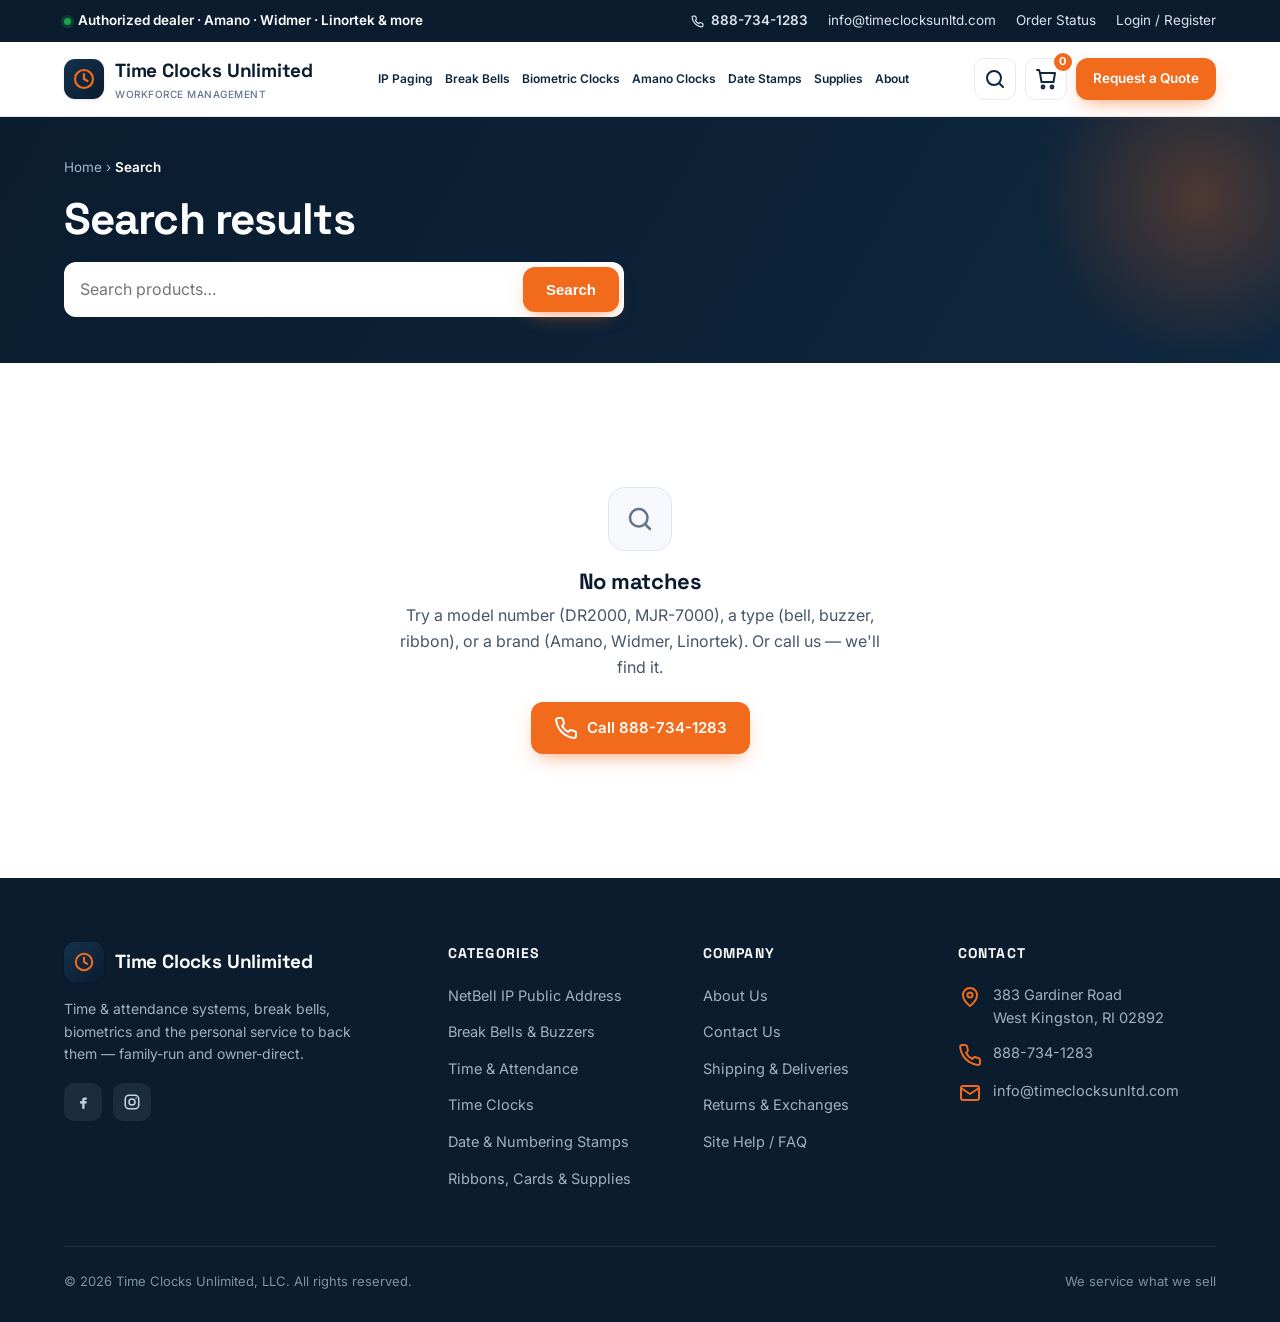
<file: search.html>
<!DOCTYPE html>
<html lang="en">
<head>
<meta charset="UTF-8" />
<meta name="viewport" content="width=device-width, initial-scale=1" />
<title>Search — Time Clocks Unlimited</title>
<meta name="robots" content="noindex" />
<meta name="theme-color" content="#0a1c2e" />
<link rel="icon" href="data:image/svg+xml,%3Csvg xmlns='http://www.w3.org/2000/svg' viewBox='0 0 24 24'%3E%3Crect width='24' height='24' rx='5' fill='%230a1c2e'/%3E%3Cg fill='none' stroke='%23f26a1b' stroke-width='2.2' stroke-linecap='round'%3E%3Ccircle cx='12' cy='12' r='7'/%3E%3Cpath d='M12 8v4l3 1.6'/%3E%3C/g%3E%3C/svg%3E" />
<link rel="preconnect" href="https://fonts.googleapis.com" /><link rel="preconnect" href="https://fonts.gstatic.com" crossorigin />
<link href="https://fonts.googleapis.com/css2?family=Inter:wght@400;500;600;700&family=Space+Grotesk:wght@500;600;700&display=swap" rel="stylesheet" />
<link rel="stylesheet" href="styles.css" />
</head>
<body>
<main id="main"></main>
<script src="catalog.js"></script>
<script src="site.js"></script>
<script>
(function(){
  const q=(new URLSearchParams(location.search).get('q')||'').trim();
  const main=document.getElementById('main');
  const results=q?searchProducts(q):[];
  document.title=(q?`"${q}" — `:'')+'Search — Time Clocks Unlimited';

  const card = p => cardHTML(p);

  const grid = results.length
    ? `<div class="prod-grid">${results.map(card).join('')}</div>`
    : `<div class="empty-state"><span class="ei">${icon('search','currentColor').replace('width="24" height="24"','width="30" height="30"')}</span>
       <h3>No matches${q?` for "${q}"`:''}</h3>
       <p>Try a model number (DR2000, MJR-7000), a type (bell, buzzer, ribbon), or a brand (Amano, Widmer, Linortek). Or call us — we'll find it.</p>
       <a href="tel:8887341283" class="btn btn-primary">${icon('phone')} Call 888-734-1283</a></div>`;

  main.innerHTML = `
  <div class="cat-hero"><div class="wrap">
    <div class="crumb" style="color:#9fb8cf;padding:0 0 6px"><a href="index.html" style="color:#9fb8cf">Home</a> › <span style="color:#fff">Search</span></div>
    <h1>Search results</h1>
    <form id="sf" role="search" style="display:flex;gap:10px;max-width:560px;margin-top:18px;background:#fff;border-radius:12px;padding:5px 5px 5px 16px">
      <input id="sq" type="search" value="${q.replace(/"/g,'&quot;')}" placeholder="Search products…" autocomplete="off" aria-label="Search" style="flex:1;border:0;outline:0;font-family:inherit;font-size:16px;color:var(--ink)"/>
      <button class="btn btn-primary" type="submit">Search</button>
    </form>
  </div></div>
  <section class="block"><div class="wrap">
    ${q?`<div class="toolbar"><span class="count">${results.length} result${results.length===1?'':'s'} for "<b>${q}</b>"</span></div>`:''}
    ${grid}
  </div></section>`;

  const sf=document.getElementById('sf');
  sf.addEventListener('submit',e=>{e.preventDefault();const v=document.getElementById('sq').value.trim();location.href='search.html?q='+encodeURIComponent(v);});
  const io=new IntersectionObserver(es=>es.forEach(e=>{if(e.isIntersecting){e.target.classList.add('in');io.unobserve(e.target);}}),{threshold:.1});
  document.querySelectorAll('.reveal').forEach(el=>io.observe(el));
})();
</script>
</body>
</html>
</file>
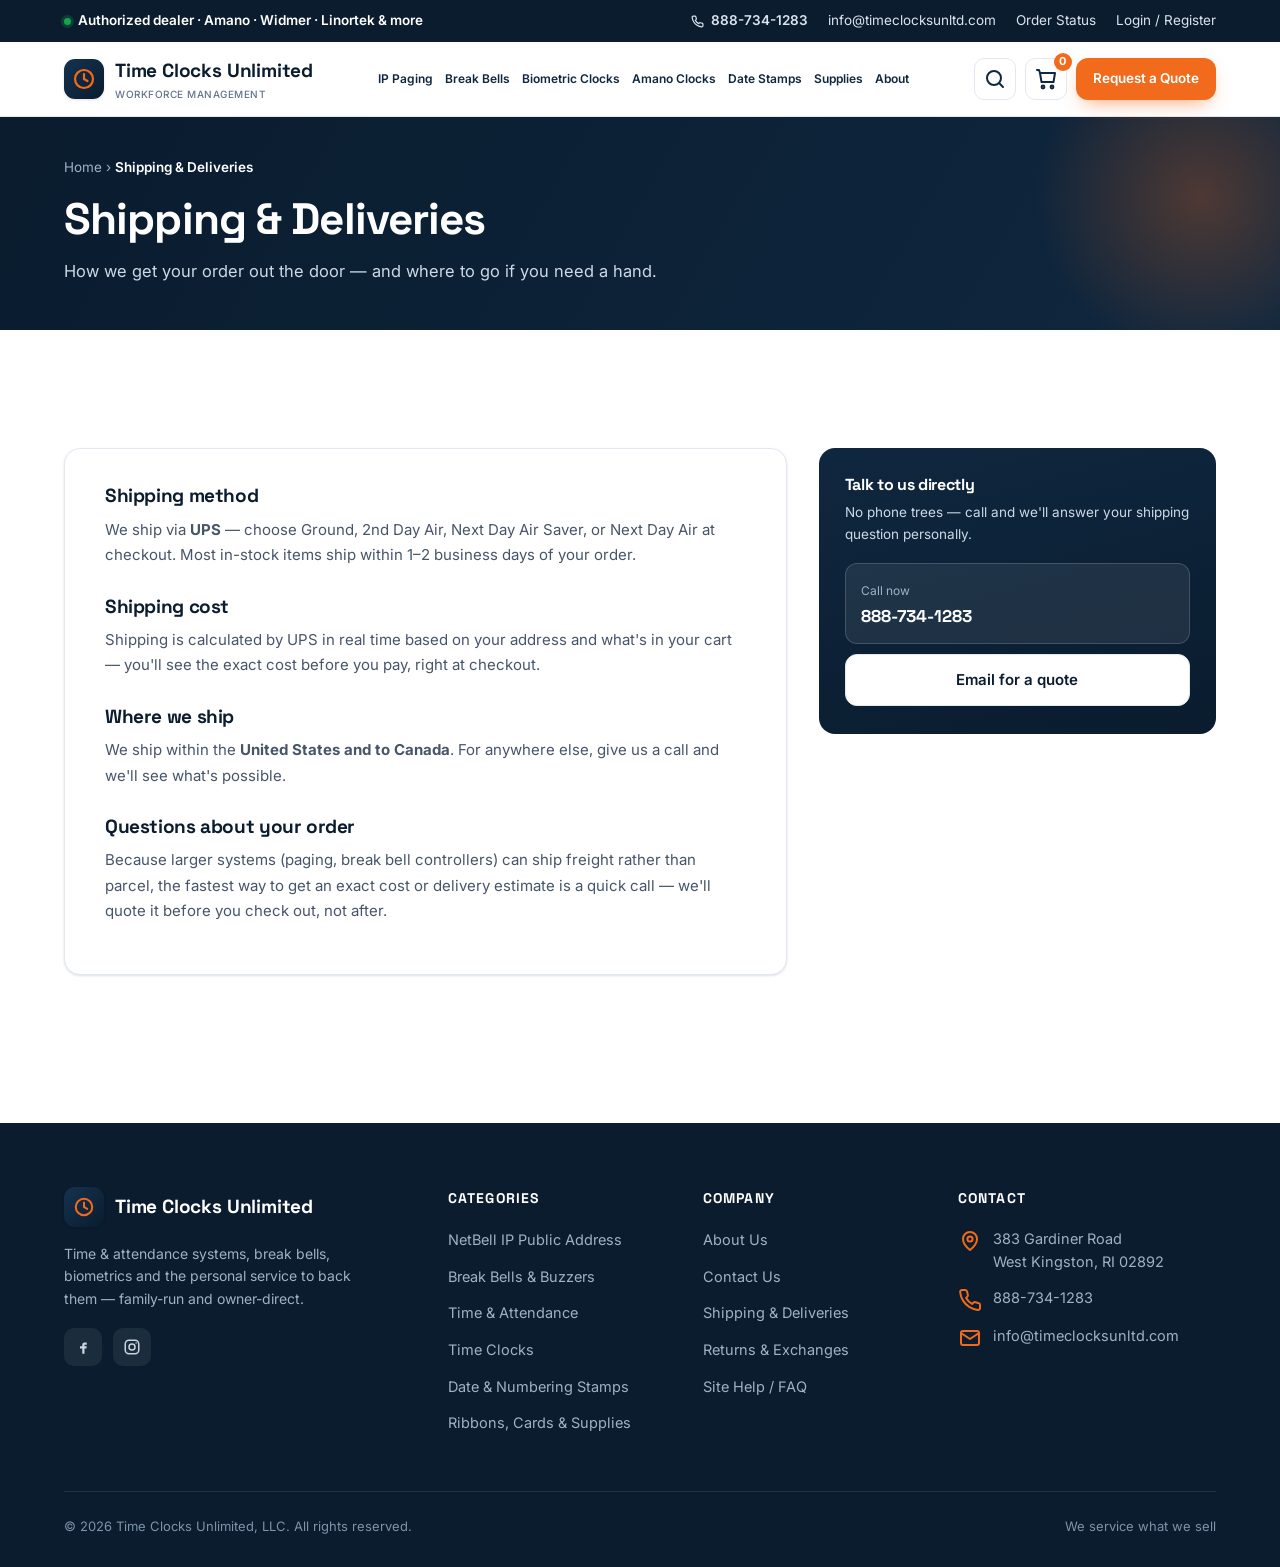
<file: shipping.html>
<!DOCTYPE html>
<html lang="en">
<head>
<meta charset="UTF-8" />
<meta name="viewport" content="width=device-width, initial-scale=1" />
<title>Shipping &amp; Deliveries — Time Clocks Unlimited</title>
<meta name="description" content="Shipping information for Time Clocks Unlimited, LLC — how we ship orders and how to reach us with questions." />
<meta name="theme-color" content="#0a1c2e" />
<link rel="canonical" href="https://chrisp81588.github.io/timeclocks-unlimited-demo/shipping.html" />
<meta property="og:type" content="website" /><meta property="og:site_name" content="Time Clocks Unlimited, LLC" />
<meta property="og:title" content="Shipping & Deliveries — Time Clocks Unlimited" /><meta property="og:description" content="How we ship orders — UPS rates calculated at checkout, shipping to the US and Canada." />
<meta property="og:url" content="https://chrisp81588.github.io/timeclocks-unlimited-demo/shipping.html" /><meta property="og:image" content="https://chrisp81588.github.io/timeclocks-unlimited-demo/og-image.png" />
<link rel="icon" href="data:image/svg+xml,%3Csvg xmlns='http://www.w3.org/2000/svg' viewBox='0 0 24 24'%3E%3Crect width='24' height='24' rx='5' fill='%230a1c2e'/%3E%3Cg fill='none' stroke='%23f26a1b' stroke-width='2.2' stroke-linecap='round'%3E%3Ccircle cx='12' cy='12' r='7'/%3E%3Cpath d='M12 8v4l3 1.6'/%3E%3C/g%3E%3C/svg%3E" />
<link rel="preconnect" href="https://fonts.googleapis.com" /><link rel="preconnect" href="https://fonts.gstatic.com" crossorigin />
<link href="https://fonts.googleapis.com/css2?family=Inter:wght@400;500;600;700&family=Space+Grotesk:wght@500;600;700&display=swap" rel="stylesheet" />
<link rel="stylesheet" href="styles.css" />
</head>
<body>
<main id="main">
<section class="cat-hero"><div class="wrap">
  <div class="crumb" style="color:#9fb2c4;padding:0 0 6px"><a href="index.html" style="color:#9fb2c4">Home</a> › <span style="color:#fff">Shipping &amp; Deliveries</span></div>
  <h1>Shipping &amp; Deliveries</h1>
  <p>How we get your order out the door — and where to go if you need a hand.</p>
</div></section>
<section class="block"><div class="wrap">
  <div class="policy-grid">
    <div class="policy-card">
      <h2>Shipping method</h2>
      <p>We ship via <strong>UPS</strong> — choose Ground, 2nd Day Air, Next Day Air Saver, or Next Day Air at checkout. Most in-stock items ship within 1–2 business days of your order.</p>
      <h2>Shipping cost</h2>
      <p>Shipping is calculated by UPS in real time based on your address and what's in your cart — you'll see the exact cost before you pay, right at checkout.</p>
      <h2>Where we ship</h2>
      <p>We ship within the <strong>United States and to Canada</strong>. For anywhere else, give us a call and we'll see what's possible.</p>
      <h2>Questions about your order</h2>
      <p>Because larger systems (paging, break bell controllers) can ship freight rather than parcel, the fastest way to get an exact cost or delivery estimate is a quick call — we'll quote it before you check out, not after.</p>
    </div>
    <div class="policy-side">
      <h3>Talk to us directly</h3>
      <p>No phone trees — call and we'll answer your shipping question personally.</p>
      <a class="phone-cta" href="tel:8887341283"><span><small>Call now</small><b>888-734-1283</b></span></a>
      <a class="btn btn-light" href="mailto:info@timeclocksunltd.com">Email for a quote</a>
    </div>
  </div>
</div></section>
</main>
<script src="catalog.js"></script>
<script src="site.js"></script>
</body>
</html>
</file>
<file: styles.css>
/* Time Clocks Unlimited — shared design system + catalog styles */
:root{
  --ink:#0a1c2e; --ink-2:#0f273f; --ink-3:#15324f;
  --slate:#475569; --slate-light:#64748b;
  --line:#e2e8f0; --bg:#f6f8fb; --white:#fff;
  --orange:#f26a1b; --orange-dark:#d8540c; --amber:#f5a623; --green:#16a34a;
  --radius:16px; --radius-sm:10px;
  --shadow-sm:0 1px 2px rgba(10,28,46,.06),0 1px 3px rgba(10,28,46,.08);
  --shadow:0 10px 30px -12px rgba(10,28,46,.18);
  --shadow-lg:0 30px 60px -20px rgba(10,28,46,.35);
  --maxw:1200px;
}
*{box-sizing:border-box;margin:0;padding:0}
html{scroll-behavior:smooth;scroll-padding-top:92px}
body{font-family:'Inter',system-ui,-apple-system,Segoe UI,Roboto,sans-serif;color:var(--ink);background:var(--white);line-height:1.6;-webkit-font-smoothing:antialiased;overflow-x:hidden}
h1,h2,h3,h4,.display{font-family:'Space Grotesk','Inter',sans-serif;line-height:1.12;letter-spacing:-.02em;font-weight:700}
a{color:inherit;text-decoration:none}
img{max-width:100%;display:block}
svg{flex:none}
.wrap{max-width:var(--maxw);margin:0 auto;padding:0 24px}
.eyebrow{font-family:'Space Grotesk',sans-serif;text-transform:uppercase;letter-spacing:.18em;font-size:12.5px;font-weight:600;color:var(--orange)}
.btn{display:inline-flex;align-items:center;gap:9px;font-weight:600;font-size:15px;padding:13px 22px;border-radius:12px;cursor:pointer;border:1.5px solid transparent;transition:transform .18s,box-shadow .2s,background .2s,color .2s;white-space:nowrap}
.btn:focus-visible{outline:3px solid #ffce9e;outline-offset:2px}
.btn-primary{background:var(--orange);color:#fff;box-shadow:0 8px 20px -8px rgba(242,106,27,.7)}
.btn-primary:hover{background:var(--orange-dark);transform:translateY(-2px)}
.btn-ghost{background:transparent;color:#fff;border-color:rgba(255,255,255,.35)}
.btn-ghost:hover{background:rgba(255,255,255,.1);border-color:#fff;transform:translateY(-2px)}
.btn-dark{background:var(--ink);color:#fff}
.btn-dark:hover{background:var(--ink-3);transform:translateY(-2px)}
.btn-light{background:#fff;color:var(--ink);border-color:var(--line)}
.btn-light:hover{border-color:var(--orange);color:var(--orange-dark);transform:translateY(-2px)}

/* utility bar */
.utility{background:var(--ink);color:#cbd5e1;font-size:13.5px}
.utility .wrap{display:flex;align-items:center;justify-content:space-between;height:42px;gap:16px}
.utility a{color:#dbe4ee;display:inline-flex;align-items:center;gap:7px;transition:color .15s}
.utility a:hover{color:#fff}
.utility .u-left{display:flex;gap:22px;align-items:center}
.utility .u-right{display:flex;gap:20px;align-items:center}
.u-badge{display:inline-flex;align-items:center;gap:7px;color:#fff;font-weight:600}
.u-badge .dot{width:7px;height:7px;border-radius:50%;background:var(--green);box-shadow:0 0 0 3px rgba(22,163,74,.25)}
.u-phone{color:#fff;font-weight:600}
/* utility items always stay on a single line (no mid-text wrapping) */
.u-badge,.u-phone,.utility .u-right a,.utility .u-left .hide-sm{white-space:nowrap}
/* drop the least-critical items as the window narrows so the bar never wraps to 2 lines */
@media(max-width:1300px){ .utility .u-left .hide-sm{display:none} }          /* hide shipping tagline */
@media(max-width:1040px){ .utility .u-right a[href^="mailto"]{display:none} } /* then hide the email */

/* header */
header.site{position:sticky;top:0;z-index:50;background:rgba(255,255,255,.93);backdrop-filter:blur(10px);border-bottom:1px solid var(--line);transition:box-shadow .25s}
header.site.scrolled{box-shadow:0 8px 30px -18px rgba(10,28,46,.35)}
.nav{display:flex;align-items:center;justify-content:space-between;height:74px;gap:20px}
.logo{display:flex;align-items:center;gap:11px;flex:none;font-family:'Space Grotesk',sans-serif;font-weight:700;font-size:19px;color:var(--ink);letter-spacing:-.01em}
.logo .mark{width:40px;height:40px;border-radius:11px;background:linear-gradient(135deg,var(--ink-3),var(--ink));display:grid;place-items:center;box-shadow:var(--shadow-sm)}
.logo>span:last-child{white-space:nowrap;display:inline-block}
.logo small{display:block;font-family:'Inter';font-size:10px;font-weight:500;letter-spacing:.05em;color:var(--slate-light);text-transform:uppercase;white-space:nowrap}
.menu{display:flex;align-items:center;gap:0;flex-wrap:nowrap}
.menu a{font-size:12px;font-weight:600;color:var(--ink-2);padding:7px 6px;border-radius:9px;transition:background .15s,color .15s;line-height:1.15;white-space:nowrap}
.menu a:hover,.menu a.active{background:var(--bg);color:var(--orange-dark)}
.nav-cta{display:flex;align-items:center;gap:9px}
.nav-cta .btn{padding:9px 16px;font-size:13.5px}
.icon-btn{width:42px;height:42px;border-radius:10px;display:grid;place-items:center;border:1px solid var(--line);background:#fff;cursor:pointer;color:var(--ink-2);transition:.15s;position:relative}
.icon-btn:hover{border-color:var(--orange);color:var(--orange)}
.cart-count{position:absolute;top:-6px;right:-6px;background:var(--orange);color:#fff;font-size:11px;font-weight:700;min-width:18px;height:18px;border-radius:9px;display:grid;place-items:center;padding:0 4px}
.hamburger{display:none}
@media(max-width:1200px){.menu{display:none}.hamburger{display:grid}.nav-cta>.btn-primary{display:none}}

/* mobile menu */
.mm-overlay{position:fixed;inset:0;background:rgba(5,12,22,.5);z-index:65;opacity:0;transition:opacity .3s;backdrop-filter:blur(2px)}
.mm-overlay.open{opacity:1}
.mobile-menu{position:fixed;top:0;right:0;width:min(86vw,360px);height:100dvh;background:var(--ink);z-index:70;transform:translateX(100%);transition:transform .32s cubic-bezier(.4,0,.2,1);padding:18px 20px;display:flex;flex-direction:column;overflow-y:auto;box-shadow:-20px 0 50px -20px rgba(0,0,0,.6)}
.mobile-menu[hidden]{display:none}
.mobile-menu.open{transform:none}
.mm-head{display:flex;align-items:center;justify-content:space-between;margin-bottom:10px;padding-bottom:14px;border-bottom:1px solid rgba(255,255,255,.1)}
.mm-link{color:#e2e8f0;font-size:16px;font-weight:600;font-family:'Space Grotesk',sans-serif;padding:14px 6px;border-bottom:1px solid rgba(255,255,255,.07);display:flex;align-items:center;justify-content:space-between;transition:color .15s,padding-left .15s}
.mm-link:hover{color:var(--orange);padding-left:12px}
.mm-cta{display:flex;flex-direction:column;gap:11px;margin-top:22px}

/* footer */
footer.site{background:var(--ink);color:#9fb2c4;padding:64px 0 30px;margin-top:0}
.foot-grid{display:grid;grid-template-columns:1.6fr 1fr 1fr 1.2fr;gap:40px;padding-bottom:44px;border-bottom:1px solid rgba(255,255,255,.1)}
footer h5{color:#fff;font-family:'Space Grotesk';font-size:14px;text-transform:uppercase;letter-spacing:.08em;margin-bottom:18px}
footer ul{list-style:none}
footer li{margin-bottom:11px}
footer a{color:#9fb2c4;font-size:14.5px;transition:color .15s}
footer a:hover{color:var(--orange)}
.foot-brand .logo{color:#fff;margin-bottom:16px}
.foot-brand p{font-size:14px;max-width:300px;margin-bottom:18px}
.foot-contact{display:flex;flex-direction:column;gap:12px}
.foot-contact a,.foot-contact span{display:flex;gap:11px;align-items:flex-start;font-size:14.5px}
.foot-contact svg{color:var(--orange);flex:none;margin-top:2px}
.socials{display:flex;gap:11px;margin-top:6px}
.socials a{width:38px;height:38px;border-radius:10px;background:rgba(255,255,255,.07);display:grid;place-items:center;color:#cbd5e1;transition:.18s}
.socials a:hover{background:var(--orange);color:#fff}
.copy{padding-top:24px;display:flex;justify-content:space-between;gap:14px;flex-wrap:wrap;font-size:13px;color:#7e93a8}
@media(max-width:880px){.foot-grid{grid-template-columns:1fr 1fr;gap:34px}}
@media(max-width:520px){.foot-grid{grid-template-columns:1fr}}

/* sections */
section.block{padding:78px 0}
.sec-head{max-width:680px;margin:0 auto 46px;text-align:center}
.sec-head h2{font-size:clamp(28px,3.4vw,42px);margin:14px 0 14px}
.sec-head p{color:var(--slate);font-size:17px}

/* breadcrumb */
.crumb{font-size:13.5px;color:var(--slate-light);padding:22px 0 0}
.crumb a:hover{color:var(--orange-dark)}
.crumb span{color:var(--ink);font-weight:600}

/* category hero */
.cat-hero{background:linear-gradient(120deg,var(--ink),var(--ink-2));color:#fff;padding:40px 0 46px;position:relative;overflow:hidden}
.cat-hero::after{content:"";position:absolute;right:-100px;top:-100px;width:360px;height:360px;border-radius:50%;background:radial-gradient(circle,rgba(242,106,27,.28),transparent 65%)}
.cat-hero .wrap{position:relative}
.cat-hero h1{font-size:clamp(28px,4vw,44px);margin:10px 0 14px}
.cat-hero p{color:#cdd9e6;max-width:680px;font-size:16.5px}
.cat-hero .subchips{display:flex;gap:10px;flex-wrap:wrap;margin-top:20px}
.subchip{font-size:13px;font-weight:600;color:#fff;background:rgba(255,255,255,.1);border:1px solid rgba(255,255,255,.18);padding:7px 14px;border-radius:999px}

/* in-category pricing band (uAttend cloud plans) */
.pricing-band{background:linear-gradient(165deg,var(--ink-2),var(--ink));color:#fff;border-radius:20px;padding:34px 38px;position:relative;overflow:hidden;box-shadow:var(--shadow-lg)}
.pricing-band::before{content:"";position:absolute;right:-70px;top:-70px;width:240px;height:240px;border-radius:50%;background:radial-gradient(circle,rgba(242,106,27,.3),transparent 65%)}
.pricing-band h3{font-family:'Space Grotesk';font-size:clamp(20px,2.4vw,26px);margin:10px 0 18px;position:relative}
.pb-tiers{display:flex;gap:12px;flex-wrap:wrap;position:relative;margin-bottom:18px}
.pb-tier{background:rgba(255,255,255,.08);border:1px solid rgba(255,255,255,.16);border-radius:13px;padding:12px 18px;text-align:center;min-width:96px}
.pb-tier .rng{display:block;font-size:12px;font-weight:600;color:#9fb2c4;letter-spacing:.03em;margin-bottom:3px}
.pb-tier b{font-family:'Space Grotesk';font-size:21px}
.pb-tier b small{font-size:12px;font-weight:500;color:#9fb2c4}
.pb-note{font-size:13px;line-height:1.65;color:#cdd9e6;max-width:760px;position:relative;margin-bottom:20px}
.pb-actions{display:flex;align-items:center;gap:18px;flex-wrap:wrap;position:relative}
.pb-call{font-size:13.5px;color:#cdd9e6}
.pb-call a{color:var(--amber);font-weight:700;white-space:nowrap}
.pb-call a:hover{color:#fff}
@media(max-width:560px){.pricing-band{padding:26px 20px}.pb-tier{flex:1;min-width:80px;padding:10px 8px}.pb-actions .btn{width:100%;justify-content:center}}

/* policy pages (shipping / returns / faq) */
.policy-grid{display:grid;grid-template-columns:1fr .55fr;gap:32px;align-items:start;padding:40px 0 70px}
.policy-card{background:#fff;border:1px solid var(--line);border-radius:var(--radius);padding:36px 40px;box-shadow:var(--shadow-sm)}
.policy-card h2{font-size:19px;margin:28px 0 10px}
.policy-card h2:first-child{margin-top:0}
.policy-card p{color:var(--slate);font-size:15px;line-height:1.7;margin-bottom:14px}
.policy-card ul{margin:0 0 14px 20px;color:var(--slate);font-size:15px;line-height:1.7}
.policy-card ul li{margin-bottom:5px}
.policy-side{background:linear-gradient(165deg,var(--ink-2),var(--ink));color:#fff;border-radius:var(--radius);padding:28px 26px;position:sticky;top:96px}
.policy-side h3{font-family:'Space Grotesk';font-size:16px;margin-bottom:8px}
.policy-side p{color:#cdd9e6;font-size:13.5px;margin-bottom:18px}
.policy-side .phone-cta{display:flex;align-items:center;gap:12px;background:rgba(255,255,255,.08);border:1px solid rgba(255,255,255,.16);border-radius:12px;padding:13px 15px;margin-bottom:10px}
.policy-side .phone-cta b{font-family:'Space Grotesk';font-size:17px;display:block}
.policy-side .phone-cta small{color:#9fb2c4;font-size:12px}
.policy-side a.btn{width:100%;justify-content:center}
@media(max-width:820px){.policy-grid{grid-template-columns:1fr}.policy-card{padding:28px 24px}.policy-side{position:static}}

.faq-cat h3{font-size:12.5px;text-transform:uppercase;letter-spacing:.06em;color:var(--slate-light);margin:30px 0 10px;font-weight:700}
.faq-cat:first-child h3{margin-top:0}
.faq-item{border:1px solid var(--line);border-radius:12px;margin-bottom:8px;background:#fff;overflow:hidden}
.faq-item summary{list-style:none;cursor:pointer;padding:14px 18px;font-weight:600;font-size:14.5px;color:var(--ink);display:flex;justify-content:space-between;align-items:center;gap:12px}
.faq-item summary::-webkit-details-marker{display:none}
.faq-item summary::after{content:"+";font-size:19px;line-height:1;color:var(--slate-light);flex:none}
.faq-item[open] summary::after{content:"\2212"}
.faq-item[open] summary{border-bottom:1px solid var(--line)}
.faq-a{padding:4px 18px 16px;color:var(--slate);font-size:14px;line-height:1.65}
.faq-a a{color:var(--orange-dark);font-weight:600}

/* benefits grid (PA) */
.benefits{display:grid;grid-template-columns:repeat(3,1fr);gap:18px;margin-top:18px}
.benefit{background:#fff;border:1px solid var(--line);border-radius:14px;padding:22px}
.benefit .bi{width:42px;height:42px;border-radius:11px;background:linear-gradient(135deg,#2563eb,#0ea5e9);display:grid;place-items:center;color:#fff;margin-bottom:13px}
.benefit h4{font-size:15.5px;margin-bottom:6px}
.benefit p{font-size:13.5px;color:var(--slate)}
@media(max-width:820px){.benefits{grid-template-columns:1fr 1fr}}
@media(max-width:540px){.benefits{grid-template-columns:1fr}}

/* category cards (home) */
.cat-grid{display:grid;grid-template-columns:repeat(3,1fr);gap:22px}
.cat-card{position:relative;background:#fff;border:1px solid var(--line);border-radius:var(--radius);padding:28px;transition:transform .22s,box-shadow .22s,border-color .22s;overflow:hidden;display:block}
.cat-card:hover{transform:translateY(-6px);box-shadow:var(--shadow);border-color:transparent}
.cat-card .ic{width:56px;height:56px;border-radius:14px;display:grid;place-items:center;color:#fff;margin-bottom:18px;box-shadow:var(--shadow-sm)}
.cat-card h3{font-size:19px;margin-bottom:8px}
.cat-card p{color:var(--slate);font-size:14.5px;margin-bottom:16px}
.cat-card .more{font-weight:600;font-size:14px;color:var(--orange-dark);display:inline-flex;align-items:center;gap:6px;transition:gap .2s}
.cat-card:hover .more{gap:11px}
@media(max-width:900px){.cat-grid{grid-template-columns:repeat(2,1fr)}}
@media(max-width:560px){.cat-grid{grid-template-columns:1fr}}

/* product grid + card */
.prod-grid{display:grid;grid-template-columns:repeat(4,1fr);gap:22px}
.product{background:#fff;border:1px solid var(--line);border-radius:var(--radius);overflow:hidden;display:flex;flex-direction:column;transition:transform .22s,box-shadow .22s}
.product:hover{transform:translateY(-6px);box-shadow:var(--shadow)}
.product .thumb{position:relative;aspect-ratio:1/1;background:#fff;display:grid;place-items:center;padding:16px;border-bottom:1px solid var(--line);overflow:hidden}
.product .thumb img{max-width:100%;max-height:100%;object-fit:contain;transition:transform .3s}
.product:hover .thumb img{transform:scale(1.05)}
.sale-badge{position:absolute;top:12px;left:12px;z-index:2;background:var(--green);color:#fff;font-size:11.5px;font-weight:700;padding:5px 10px;border-radius:8px;letter-spacing:.01em}
.product .pbody{padding:16px 18px;display:flex;flex-direction:column;gap:7px;flex:1}
.product .cat-tag{font-size:11px;font-weight:700;color:var(--ink-2);text-transform:uppercase;letter-spacing:.06em}
.product h4{font-size:15px;font-weight:600;font-family:'Inter';line-height:1.32;letter-spacing:0;min-height:2.55em}
.product .pmodel{font-size:13px;color:var(--slate);line-height:1.4}
.product .compat{font-size:12px;color:var(--slate);background:var(--bg);border:1px solid var(--line);border-radius:8px;padding:6px 9px;line-height:1.35}
.product .compat b{color:var(--ink);font-weight:600}
.stock{display:flex;align-items:center;gap:6px;font-size:12px;font-weight:600;color:#15803d;margin-top:2px}
.stock .sdot{width:7px;height:7px;border-radius:50%;background:var(--green);box-shadow:0 0 0 3px rgba(22,163,74,.18)}
.price-row{display:flex;align-items:baseline;gap:9px;margin-top:auto;padding-top:6px}
.price-row .from{font-size:11.5px;font-weight:600;color:var(--slate-light);text-transform:uppercase;letter-spacing:.03em;margin-right:-4px}
.price{font-family:'Space Grotesk';font-weight:700;font-size:20px;color:var(--ink)}
.was{font-size:13px;color:var(--slate-light);text-decoration:line-through}
.save{font-size:11.5px;font-weight:600;color:var(--green)}
.product .padd{margin:0 18px 18px;width:calc(100% - 36px)}
@media(max-width:1080px){.prod-grid{grid-template-columns:repeat(3,1fr)}}
@media(max-width:760px){.prod-grid{grid-template-columns:repeat(2,1fr)}}
@media(max-width:460px){.prod-grid{grid-template-columns:1fr}}

/* subcategory section heading */
.subhead{display:flex;align-items:center;gap:14px;margin:8px 0 22px}
.subhead h2{font-size:22px}
.subhead .ln{flex:1;height:1px;background:var(--line)}
.subhead .cnt{font-size:13px;color:var(--slate-light);font-weight:600}

/* product detail */
.detail{display:grid;grid-template-columns:1fr 1.1fr;gap:48px;padding-top:14px}
.detail .gallery{background:#fff;border:1px solid var(--line);border-radius:var(--radius);padding:24px;display:grid;place-items:center;aspect-ratio:1/1;position:relative;overflow:hidden}
.detail .gallery .zoom-hint{position:absolute;bottom:12px;right:12px;display:inline-flex;align-items:center;gap:5px;font-size:11.5px;font-weight:600;color:var(--slate);background:rgba(255,255,255,.92);border:1px solid var(--line);border-radius:999px;padding:5px 11px;opacity:0;transition:opacity .2s;pointer-events:none}
.detail .gallery:hover .zoom-hint{opacity:1}
.lightbox{position:fixed;inset:0;background:rgba(10,28,46,.86);z-index:100;display:grid;place-items:center;padding:30px;cursor:zoom-out}
.lightbox img{max-width:92vw;max-height:90vh;object-fit:contain;background:#fff;border-radius:14px;padding:24px;box-shadow:var(--shadow-lg)}

/* narrow phones: free header space (search moves into the menu) */
@media(max-width:430px){
  .nav-cta>#searchBtn{display:none}
  .logo{font-size:15.5px;gap:9px}
  .logo .mark{width:36px;height:36px}
  .icon-btn{width:38px;height:38px}
  .nav-cta{gap:8px}
  .nav{gap:8px}
}
.detail .gallery img{max-width:100%;max-height:100%;object-fit:contain;transition:transform .3s}
.detail .info .cat-tag{font-size:12px;font-weight:700;color:var(--ink-2);text-transform:uppercase;letter-spacing:.05em}
.detail .info h1{font-size:clamp(24px,3vw,34px);margin:8px 0 6px}
.detail .info .model{color:var(--slate);font-size:15px;margin-bottom:18px}
.detail .pricebox{display:flex;align-items:baseline;gap:12px;margin:18px 0}
.detail .pricebox .price{font-size:30px}
.detail .pricebox .was{font-size:17px}
.detail .pricebox .save{font-size:13px;background:#dcfce7;color:#15803d;padding:4px 10px;border-radius:999px;font-weight:600}
.detail .actions{display:flex;gap:12px;flex-wrap:wrap;margin:18px 0 26px}
.detail ul.bul{list-style:none;display:flex;flex-direction:column;gap:10px;margin:8px 0 24px}
.detail ul.bul li{display:flex;gap:10px;font-size:14.5px;color:var(--ink-2)}
.detail ul.bul li svg{color:var(--green);flex:none;margin-top:3px}
.detail .desc{color:var(--slate);font-size:15px;line-height:1.7;margin-bottom:22px}
.specs{border:1px solid var(--line);border-radius:12px;overflow:hidden;margin-bottom:22px}
.specs .row{display:grid;grid-template-columns:.8fr 1.2fr;font-size:14px}
.specs .row:nth-child(odd){background:var(--bg)}
.specs .row>div{padding:11px 16px}
.specs .row .k{font-weight:600;color:var(--ink);border-right:1px solid var(--line)}
.compat-box{background:var(--bg);border:1px solid var(--line);border-radius:12px;padding:18px 20px;margin-bottom:22px}
.compat-box h4{font-size:14px;margin-bottom:10px;display:flex;align-items:center;gap:8px}
.compat-box ul{list-style:none;display:flex;flex-wrap:wrap;gap:8px}
.compat-box li{font-size:13px;background:#fff;border:1px solid var(--line);border-radius:8px;padding:6px 11px;color:var(--ink-2)}
.assure{display:flex;gap:18px;flex-wrap:wrap;border-top:1px solid var(--line);padding-top:20px;margin-top:4px}
.assure .a{display:flex;gap:9px;align-items:center;font-size:13px;color:var(--slate);font-weight:500}
.assure .a svg{color:var(--orange)}
.qtyrow{display:flex;align-items:center;gap:14px 16px;margin:18px 0 2px;flex-wrap:wrap}
.qtyrow .qlbl{font-size:14px;font-weight:600;color:var(--ink)}
.qtyrow .qty{margin-top:0}
/* product option selector (e.g. Number of Speakers) */
.optrow{display:flex;flex-direction:column;gap:7px;margin:16px 0 4px;max-width:320px}
.optrow .qlbl{font-size:14px;font-weight:600;color:var(--ink)}
.opt-select{font-family:inherit;font-size:15px;font-weight:500;padding:11px 13px;border:1px solid var(--line);border-radius:10px;background:#fff;color:var(--ink);cursor:pointer;width:100%}
.opt-select:focus{outline:2px solid var(--orange);outline-offset:1px;border-color:var(--orange)}
.detail .gallery{cursor:zoom-in}
.detail .gallery:hover img{transform:scale(1.08)}
.spec-chips{display:flex;flex-wrap:wrap;gap:8px;margin-top:16px;justify-content:center}
.spec-chips .sc{font-size:12px;font-weight:600;color:var(--ink-2);background:var(--bg);border:1px solid var(--line);border-radius:999px;padding:6px 12px}
@media(max-width:860px){.detail{grid-template-columns:1fr;gap:28px}.detail .gallery{aspect-ratio:4/3;max-width:460px}}

/* toolbar (sort/count) */
.toolbar{display:flex;align-items:center;justify-content:space-between;gap:14px;margin:6px 0 24px;flex-wrap:wrap}
.toolbar .count{font-size:14px;color:var(--slate);font-weight:600}
.toolbar .filters{display:flex;gap:10px;flex-wrap:wrap}
.toolbar select{font-family:inherit;font-size:14px;padding:9px 12px;border:1px solid var(--line);border-radius:10px;background:#fff;color:var(--ink);cursor:pointer;font-weight:500}
.toolbar select:hover{border-color:var(--orange)}

/* reveal */
.reveal{opacity:0;transform:translateY(18px);transition:opacity .6s,transform .6s}
.reveal.in{opacity:1;transform:none}
@media(prefers-reduced-motion:reduce){*{animation:none!important;transition:none!important;scroll-behavior:auto!important}.reveal{opacity:1;transform:none}}

@media(max-width:680px){
  section.block{padding:54px 0}
  .sec-head{margin-bottom:32px}
}
@media(max-width:480px){
  .wrap{padding:0 18px}
  .utility{font-size:13px}
  .utility .wrap{justify-content:center;height:40px}
  .utility .u-left{display:none}
  .utility .u-right{display:flex;gap:0}
  .utility .u-right a:not(.u-phone){display:none}
  .logo{font-size:16.5px;gap:10px}
  .logo small{display:none}
  .logo .mark{width:38px;height:38px}
  .nav{height:64px;gap:8px}
}

/* search overlay */
.search-ov{position:fixed;inset:0;z-index:80;background:rgba(10,28,46,.55);backdrop-filter:blur(3px);opacity:0;pointer-events:none;transition:opacity .25s;overflow:hidden}
.search-ov.open{opacity:1;pointer-events:auto}
.search-ov form{width:min(640px,calc(100% - 32px));margin:90px auto 0;background:#fff;border-radius:16px;box-shadow:var(--shadow-lg);display:flex;align-items:center;gap:10px;padding:6px 6px 6px 18px;transform:translateY(-12px);transition:transform .25s}
.search-ov.open form{transform:none}
.search-ov input{flex:1;min-width:0;border:0;outline:0;font-family:inherit;font-size:16px;padding:14px 0;color:var(--ink);background:transparent}
.search-ov form .btn{flex:none}
.search-ov .shint{max-width:640px;margin:14px auto 0;color:#cbd5e1;font-size:13px;text-align:center}

/* empty category state */
.empty-state{text-align:center;max-width:560px;margin:0 auto;padding:46px 24px}
.empty-state .ei{width:64px;height:64px;border-radius:16px;background:var(--bg);border:1px solid var(--line);display:grid;place-items:center;color:var(--slate-light);margin:0 auto 18px}
.empty-state h3{font-size:22px;margin-bottom:10px}
.empty-state p{color:var(--slate);margin-bottom:22px}

/* cart + checkout */
.cart-wrap{display:grid;grid-template-columns:1.5fr .9fr;gap:34px;align-items:start;padding-top:10px}
.cart-list{display:flex;flex-direction:column;gap:14px}
.cart-item{display:grid;grid-template-columns:84px 1fr auto;gap:16px;align-items:center;background:#fff;border:1px solid var(--line);border-radius:14px;padding:14px}
.cart-item .ci-img{width:84px;height:84px;border:1px solid var(--line);border-radius:10px;display:grid;place-items:center;padding:8px;background:#fff}
.cart-item .ci-img img{max-width:100%;max-height:100%;object-fit:contain}
.cart-item .ci-name{font-weight:600;font-size:15px}
.cart-item .ci-name a:hover{color:var(--orange-dark)}
.cart-item .ci-model{font-size:12.5px;color:var(--slate-light)}
.cart-item .ci-opt{font-size:12.5px;color:var(--slate);margin:3px 0 1px}
.cart-item .ci-opt b{color:var(--ink);font-weight:600}
.cart-item .ci-price{font-family:'Space Grotesk';font-weight:700;margin-top:6px}
.qty{display:inline-flex;align-items:center;border:1px solid var(--line);border-radius:9px;overflow:hidden;margin-top:8px}
.qty button{width:30px;height:30px;border:0;background:#fff;cursor:pointer;font-size:16px;color:var(--ink)}
.qty button:hover{background:var(--bg);color:var(--orange)}
.qty span{min-width:34px;text-align:center;font-weight:600;font-size:14px}
.ci-right{text-align:right;display:flex;flex-direction:column;align-items:flex-end;gap:8px}
.ci-line{font-family:'Space Grotesk';font-weight:700;font-size:17px}
.ci-remove{font-size:12.5px;color:var(--slate-light);cursor:pointer;display:inline-flex;align-items:center;gap:5px;background:none;border:0;font-family:inherit}
.ci-remove:hover{color:#dc2626}
.summary{background:#fff;border:1px solid var(--line);border-radius:16px;padding:24px;position:sticky;top:96px}
.summary h3{font-size:18px;margin-bottom:16px}
.summary .ln{display:flex;justify-content:space-between;font-size:14.5px;padding:8px 0;color:var(--slate)}
.summary .ln.total{border-top:1px solid var(--line);margin-top:8px;padding-top:14px;font-size:18px;color:var(--ink);font-weight:700;font-family:'Space Grotesk'}
.summary .freebar{background:var(--bg);border:1px solid var(--line);border-radius:10px;padding:10px 12px;font-size:12.5px;color:var(--slate);margin:6px 0 14px}
.checkout-form{display:grid;grid-template-columns:1fr 1fr;gap:14px;margin-top:6px}
.checkout-form .full{grid-column:1/-1}
.checkout-form label{font-size:12.5px;font-weight:600;color:var(--ink);display:block;margin-bottom:5px}
.checkout-form input{width:100%;border:1px solid var(--line);border-radius:10px;padding:11px 12px;font-family:inherit;font-size:14px}
.checkout-form input:focus{outline:2px solid #ffce9e;border-color:var(--orange)}
.demo-note{font-size:12px;color:var(--slate-light);margin-top:10px}
@media(max-width:860px){.cart-wrap{grid-template-columns:1fr}.summary{position:static}}
@media(max-width:520px){.cart-item{grid-template-columns:64px 1fr;grid-template-areas:'img name' 'img right';row-gap:10px}.cart-item .ci-img{width:64px;height:64px;grid-area:img}.cart-item .ci-mid{grid-area:name}.ci-right{grid-area:right;align-items:flex-start;text-align:left}.checkout-form{grid-template-columns:1fr}}
</file>
